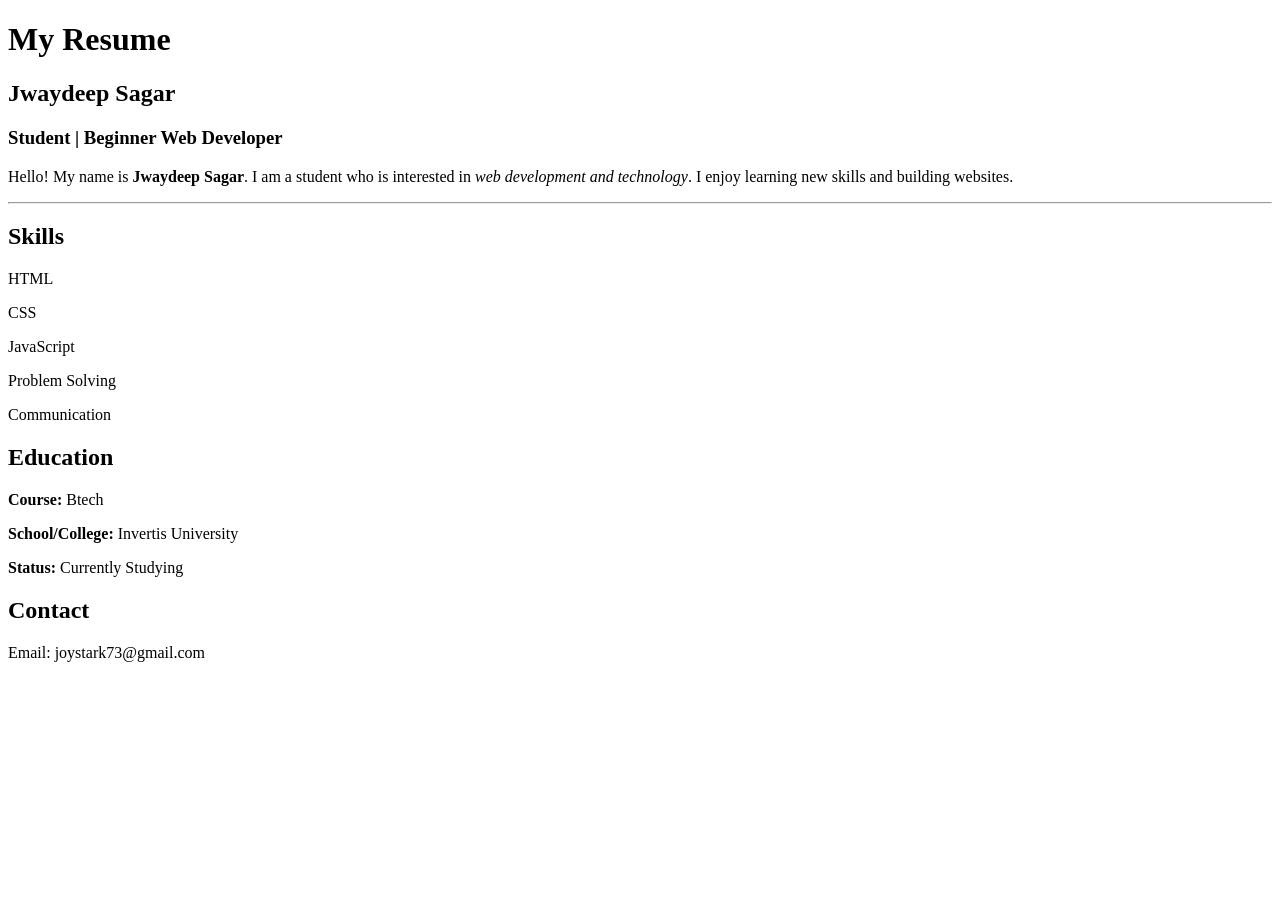
<file: Week2/index.html>
<!DOCTYPE html>
<html lang="en">
<head>
    <meta charset="UTF-8">
    <meta name="viewport" content="width=device-width, initial-scale=1.0">
    <title>My Resume</title>
</head>
<body>

    <h1>My Resume</h1>

    <h2>Jwaydeep Sagar</h2>
    <h3>Student | Beginner Web Developer</h3>

    <p>
        Hello! My name is <strong>Jwaydeep Sagar</strong>.
        I am a student who is interested in
        <em>web development and technology</em>.
        I enjoy learning new skills and building websites.
    </p>

    <hr>

    <div id="skills" class="resume">
        <h2>Skills</h2>
        <p>HTML</p>
        <p>CSS</p>
        <p>JavaScript</p>
        <p>Problem Solving</p>
        <p>Communication</p>
    </div>

    <div id="education" class="resume">
        <h2>Education</h2>
        <p><strong>Course:</strong> Btech</p>
        <p><strong>School/College:</strong> Invertis University</p>
        <p><strong>Status:</strong> Currently Studying</p>
    </div>

    <div id="contact" class="resume">
        <h2>Contact</h2>
        <p>Email: joystark73@gmail.com</p>
    </div>

</body>
</html>
</file>
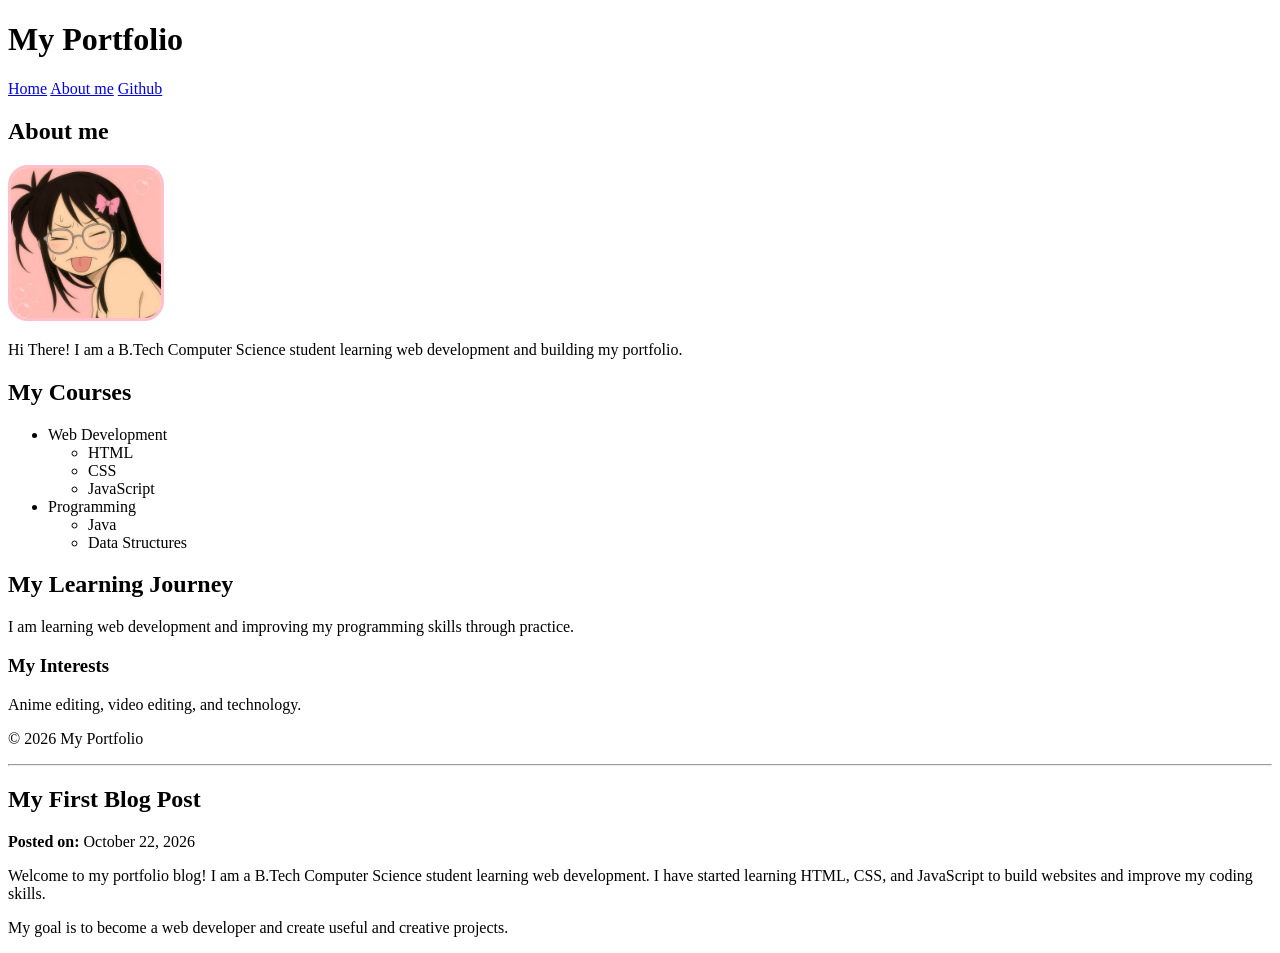
<file: Week3/index.html>
<!DOCTYPE html>
<html lang="en">

<head>
    <meta charset="UTF-8">
    <meta name="viewport" content="width=device-width, initial-scale=1.0">
    <title>My Portfolio</title>
</head>

<body>
    <header>
        <h1>My Portfolio</h1>
        <nav>
            <a href="Home.html">Home</a>
            <a href="about.html">About me</a>
            <a href="https://github.com/Joyarya">Github</a>
        </nav>
    </header>
    <section>
        <h2>About me</h2>
        <img src="profile.jpg" height="150" style="border-radius: 20px; border: solid pink;" alt="test_image">
        <p>Hi There! I am a B.Tech Computer Science student
            learning web development and building my portfolio.</p>
    </section>

    <section>
        <h2>My Courses</h2>

        <ul>
            <li>Web Development
                <ul>
                    <li>HTML</li>
                    <li>CSS</li>
                    <li>JavaScript</li>
                </ul>
            </li>

            <li>Programming
                <ul>
                    <li>Java</li>
                    <li>Data Structures</li>
                </ul>
            </li>
        </ul>
    </section>
    <article>
        <h2>My Learning Journey</h2>
        <p>I am learning web development and improving
            my programming skills through practice.</p>
    </article>

    <aside>
        <h3>My Interests</h3>
        <p>Anime editing, video editing, and technology.</p>
    </aside>
    </main>

    <footer>
        <p> &copy; 2026 My Portfolio</p>
    </footer>
 <hr>
    <article>
        <h2>My First Blog Post</h2>
        <p><strong>Posted on:</strong> October 22, 2026</p>

        <p>
            Welcome to my portfolio blog! I am a B.Tech
            Computer Science student learning web development.
            I have started learning HTML, CSS, and JavaScript
            to build websites and improve my coding skills.
        </p>

        <p>
            My goal is to become a web developer and create
            useful and creative projects.
        </p>
    </article>

</body>

</html>
</file>
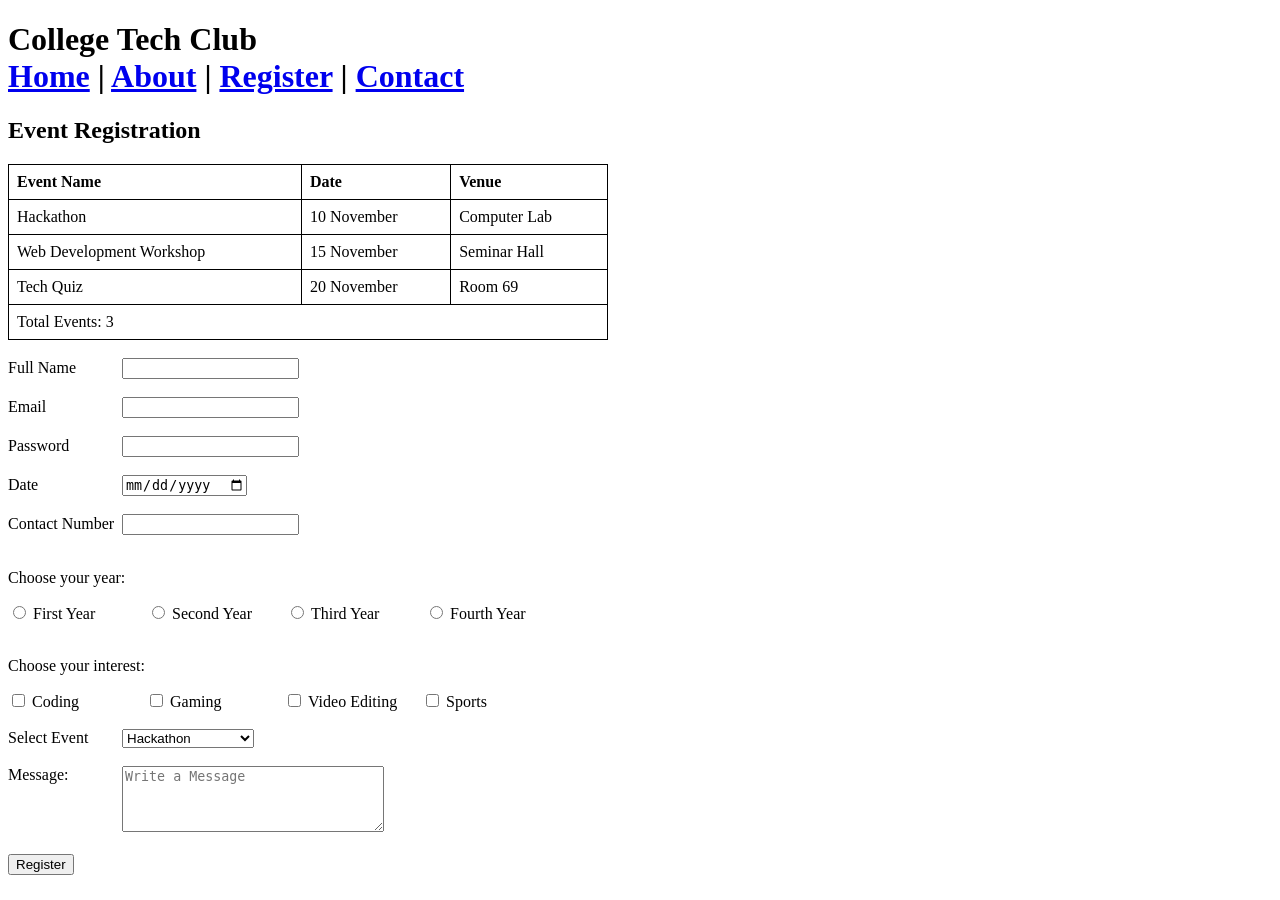
<file: Week4/index.html>
<!DOCTYPE html>
<html lang="en">

<head>
    <meta charset="UTF-8">
    <meta name="viewport" content="width=device-width, initial-scale=1.0">
    <title>Tech Club</title>
    <style>
        label {
            display: inline-block;
            width: 110px;
        }
        label[for="message"] {
        vertical-align: top;
    }
    table {
            border-collapse: collapse;
            width: 600px;
        }
        th,
        td {
            border: 1px solid black;
            padding: 8px;
            text-align: left;
        }
    </style>
</head>

<body>
    <h1>College Tech Club
        <nav>
            <nav>
    <a href="index.html">Home</a> |
    <a href="about.html">About</a> |
    <a href="register.html">Register</a> |
    <a href="contact.html">Contact</a>
</nav>
        </nav>
    </h1>
    <h2>Event Registration</h2>
    <table>
        <thead>
            <tr>
                <th>Event Name</th>
                <th>Date</th>
                <th>Venue</th>
            </tr>
        </thead>

        <tbody>
            <tr>
                <td>Hackathon</td>
                <td>10 November</td>
                <td>Computer Lab</td>
            </tr>
            <tr>
                <td>Web Development Workshop</td>
                <td>15 November</td>
                <td>Seminar Hall</td>
            </tr>
            <tr>
                <td>Tech Quiz</td>
                <td>20 November</td>
                <td>Room 69</td>
            </tr>
        </tbody>

        <tfoot>
            <tr>
                <td colspan="3">Total Events: 3</td>
            </tr>
        </tfoot>
    </table>
    <br>
    <form action="">
        <label for="Name">Full Name</label>
        <input type="text" name="name" id="name" required>
        <br><br>
        <label for="email">Email</label>
        <input type="text" name="email" id="email" required>
        <br><br>
        <label for="Password">Password</label>
        <input type="password" name="password" id="password" required>
        <br><br>
        <label for="date">Date</label>
        <input type="date" required>
        <br><br>
        <label for="Phone">Contact Number</label>
        <input type="password" name="phone" id="phone" required>
        <br><br>
        <p>Choose your year:</p>
        <input type="radio" id="first" name="year" value="First Year">
        <label for="first">First Year</label>

        <input type="radio" id="second" name="year" value="Second Year">
        <label for="second">Second Year</label>
        <input type="radio" name="year" id="third">
        <label for="third">Third Year</label>
        <input type="radio" name="year" id="fourth">
        <label for="fourth">Fourth Year</label>
        <br><br>
        <p>Choose your interest:</p>
        <input type="checkbox" name="interest" id="coding">
        <label for="coding">Coding</label>
        <input type="checkbox" name="interest">
        <label for="Gaming">Gaming</label>
        <input type="checkbox" name="video" id="editing">
        <label for="vid">Video Editing</label>
        <input type="checkbox" name="Working" id="Out">
        <label for="workout">Sports</label>
        <br><br>
        <Label for="event">Select Event</Label>
        <select name="event" id="event">
            <option value="Hackathon">Hackathon</option>
            <option value="Web Development">Web Development</option>
            <option value="quiz">Quiz</option>
        </select>
        <br><br> 
        <label for="message">Message:</label>
        <textarea id="message" name="message" rows="4" cols="30" placeholder="Write a Message"></textarea>
        <br><br>
        <button type="submit">Register</button>
    </form>
</body>

</html>
</file>
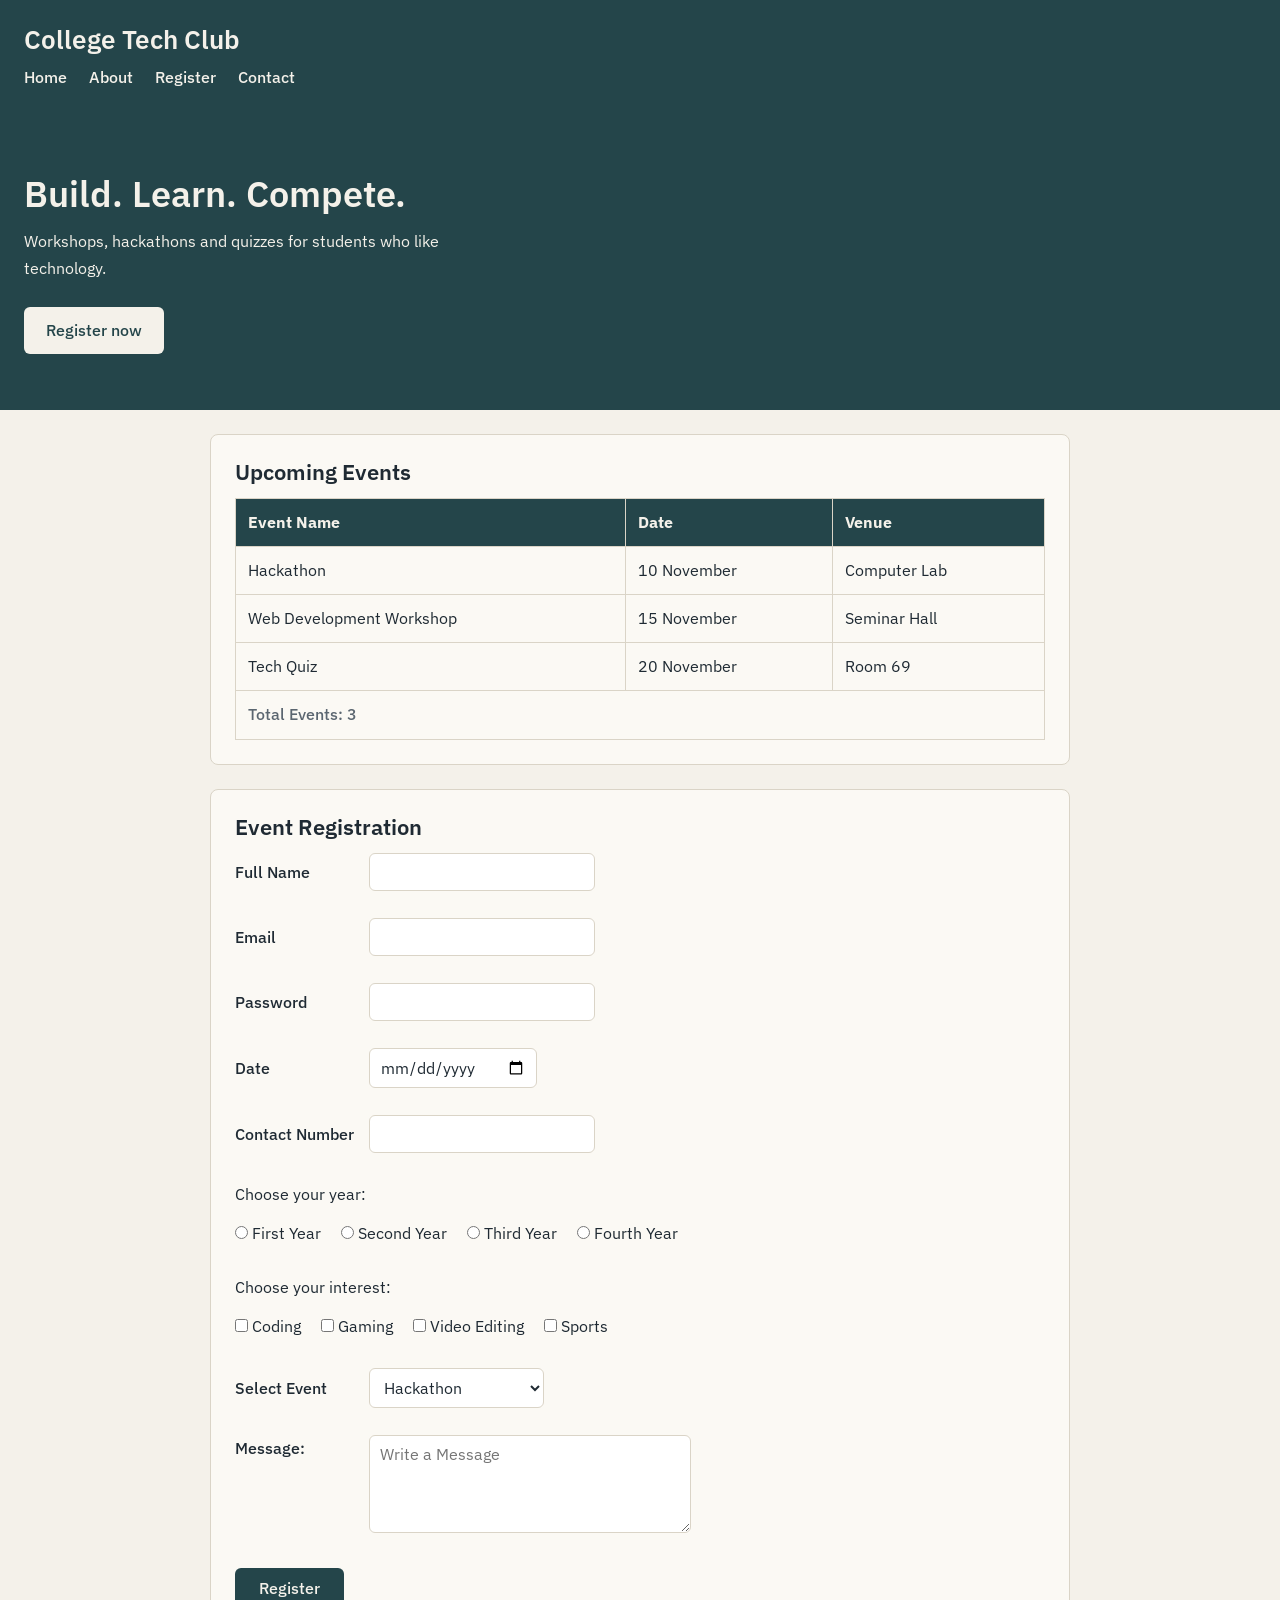
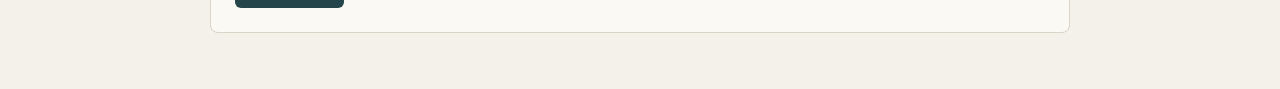
<file: Week5/index.html>
<!DOCTYPE html>
<html lang="en">

<head>
    <meta charset="UTF-8">
    <meta name="viewport" content="width=device-width, initial-scale=1.0">
    <title>Tech Club</title>

    <link rel="preconnect" href="https://fonts.googleapis.com">
    <link rel="preconnect" href="https://fonts.gstatic.com" crossorigin>
    <link href="https://fonts.googleapis.com/css2?family=IBM+Plex+Sans:wght@400;500;600&display=swap" rel="stylesheet">

    <link rel="stylesheet" href="style.css">
</head>
</head>

<body>
    <header>
        <h1>College Tech Club</h1>
        <nav>
            <a href="index.html">Home</a>
            <a href="about.html">About</a>
            <a href="register.html">Register</a>
            <a href="contact.html">Contact</a>
        </nav>
    </header>

    <main>
        <section id="hero">
            <h2>Build. Learn. Compete.</h2>
            <p>Workshops, hackathons and quizzes for students who like technology.</p>
            <a href="register.html" class="button">Register now</a>
        </section>

        <section class="card">
            <h2>Upcoming Events</h2>
             <table>
        <thead>
            <tr>
                <th>Event Name</th>
                <th>Date</th>
                <th>Venue</th>
            </tr>
        </thead>

        <tbody>
            <tr>
                <td>Hackathon</td>
                <td>10 November</td>
                <td>Computer Lab</td>
            </tr>
            <tr>
                <td>Web Development Workshop</td>
                <td>15 November</td>
                <td>Seminar Hall</td>
            </tr>
            <tr>
                <td>Tech Quiz</td>
                <td>20 November</td>
                <td>Room 69</td>
            </tr>
        </tbody>

        <tfoot>
            <tr>
                <td colspan="3">Total Events: 3</td>
            </tr>
        </tfoot>
    </table>
        </section>

        <section class="card">
            <h2>Event Registration</h2>
           <form action="">
        <label for="name">Full Name</label>
        <input type="text" name="name" id="name" required>
        <br><br>
        <label for="email">Email</label>
        <input type="text" name="email" id="email" required>
        <br><br>
        <label for="password">Password</label>
        <input type="password" name="password" id="password" required>
        <br><br>
        <label for="date">Date</label>
        <input type="date" required>
        <br><br>
        <label for="Phone">Contact Number</label>
        <input type="password" name="phone" id="phone" required>
        <br><br>
        <p>Choose your year:</p>
        <input type="radio" id="first" name="year" value="First Year">
        <label for="first">First Year</label>

        <input type="radio" id="second" name="year" value="Second Year">
        <label for="second">Second Year</label>
        <input type="radio" name="year" id="third">
        <label for="third">Third Year</label>
        <input type="radio" name="year" id="fourth">
        <label for="fourth">Fourth Year</label>
        <br><br>
        <p>Choose your interest:</p>
        <input type="checkbox" name="interest" id="coding">
        <label for="coding">Coding</label>
        <input type="checkbox" name="interest">
        <label for="Gaming">Gaming</label>
        <input type="checkbox" name="video" id="editing">
        <label for="vid">Video Editing</label>
        <input type="checkbox" name="Working" id="Out">
        <label for="workout">Sports</label>
        <br><br>
        <Label for="event">Select Event</Label>
        <select name="event" id="event">
            <option value="Hackathon">Hackathon</option>
            <option value="Web Development">Web Development</option>
            <option value="quiz">Quiz</option>
        </select>
        <br><br> 
        <label for="message">Message:</label>
        <textarea id="message" name="message" rows="4" cols="30" placeholder="Write a Message"></textarea>
        <br><br>
        <button type="submit">Register</button>
    </form>
        </section>
    </main>
</body>

</html>
</file>
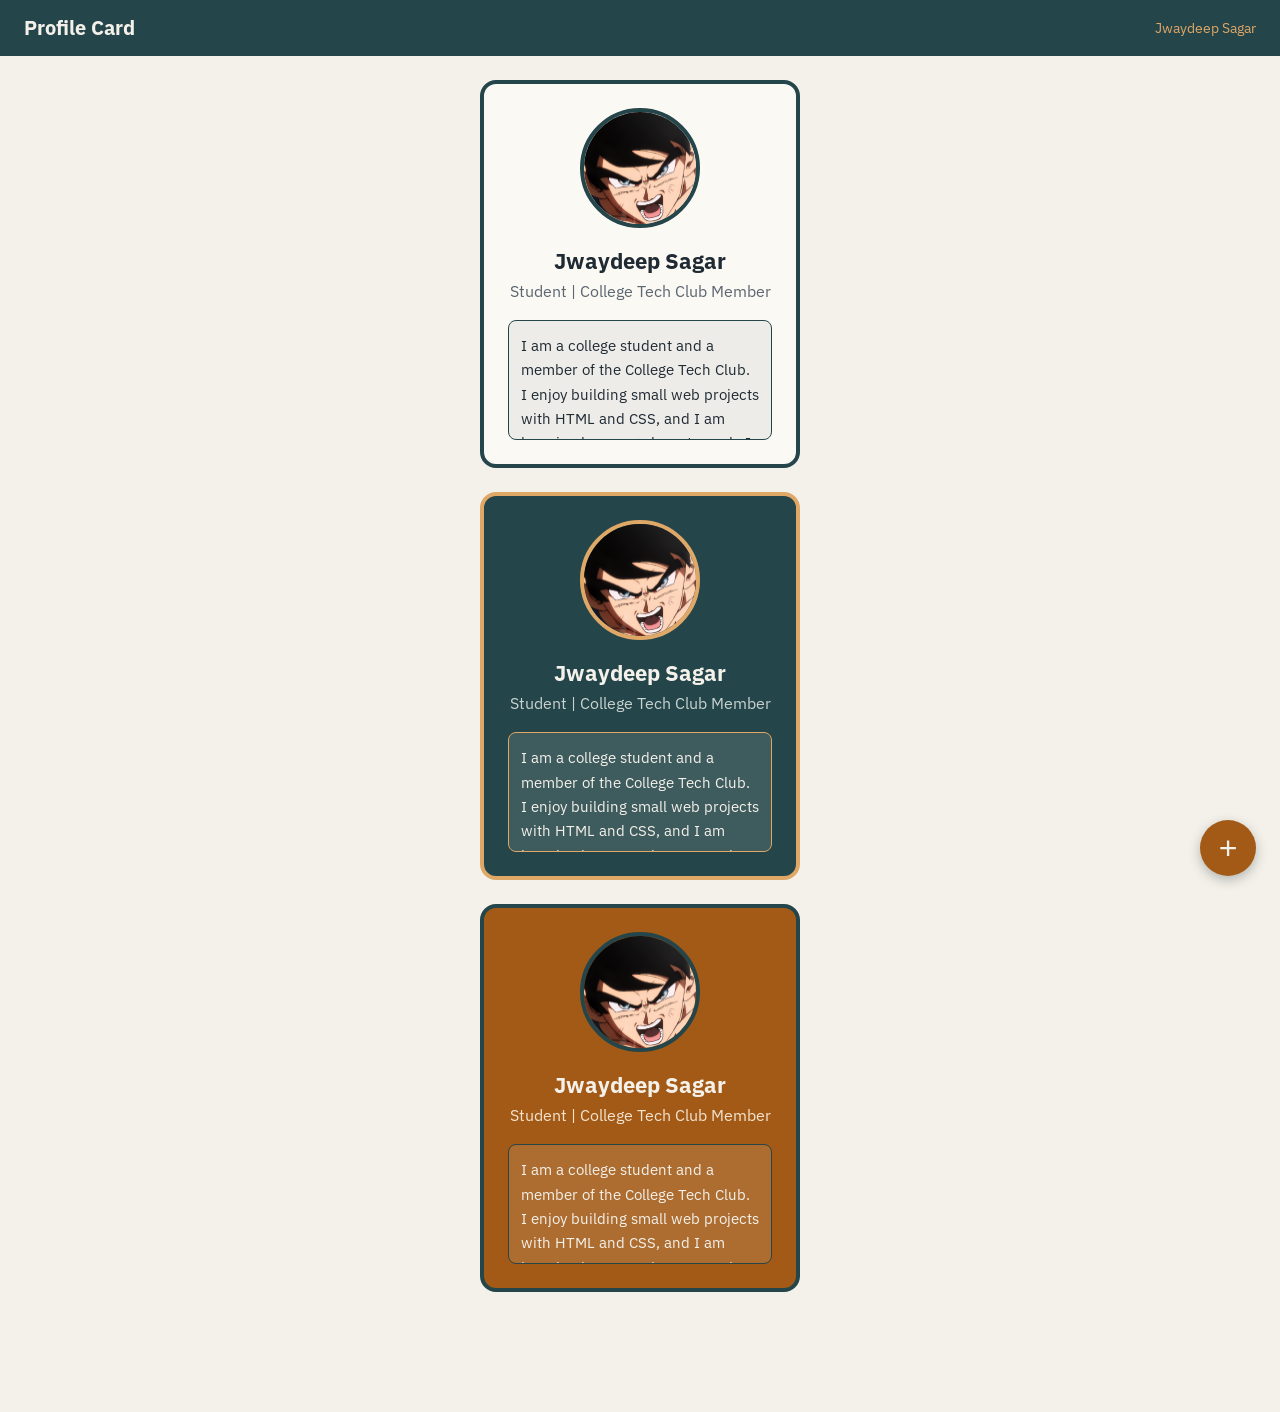
<file: Week6/index.html>
<!DOCTYPE html>
<html lang="en">
<head>
    <meta charset="UTF-8">
    <meta name="viewport" content="width=device-width, initial-scale=1.0">
    <meta name="description" content="Profile card of Jwaydeep Sagar built with the CSS box model and positioning">
    <meta name="author" content="Jwaydeep Sagar">
    <title>Profile Card - Jwaydeep Sagar</title>
    <link rel="preconnect" href="https://fonts.googleapis.com">
    <link rel="preconnect" href="https://fonts.gstatic.com" crossorigin>
    <link href="https://fonts.googleapis.com/css2?family=IBM+Plex+Sans:wght@400;500;600&display=swap" rel="stylesheet">
    <link rel="stylesheet" href="style.css">
</head>
<body>
    <header class="top-bar">
        <h1>Profile Card</h1>
        <span class="top-bar__name">Jwaydeep Sagar</span>
    </header>

    <main>
        <!-- Version 1: light -->
        <article class="profile-card">
            <img class="profile-card__avatar" src="goku.png" alt="Photo of Jwaydeep Sagar">
            <h2 class="profile-card__name">Jwaydeep Sagar</h2>
            <p class="profile-card__role">Student | College Tech Club Member</p>
            <div class="profile-card__bio">
                <p>I am a college student and a member of the College Tech Club. I enjoy building small web projects with HTML and CSS, and I am learning how page layouts work. I like solving problems, trying new tools and helping friends debug their code. This semester I am focusing on the CSS box model, positioning and responsive design. Outside coding I enjoy music and sports. My goal is to build a portfolio website and take part in my first hackathon.</p>
            </div>
        </article>

        <!-- Version 2: teal -->
        <article class="profile-card profile-card--teal">
            <img class="profile-card__avatar" src="goku.png" alt="Photo of Jwaydeep Sagar">
            <h2 class="profile-card__name">Jwaydeep Sagar</h2>
            <p class="profile-card__role">Student | College Tech Club Member</p>
            <div class="profile-card__bio">
                <p>I am a college student and a member of the College Tech Club. I enjoy building small web projects with HTML and CSS, and I am learning how page layouts work. I like solving problems, trying new tools and helping friends debug their code. This semester I am focusing on the CSS box model, positioning and responsive design. Outside coding I enjoy music and sports. My goal is to build a portfolio website and take part in my first hackathon.</p>
            </div>
        </article>

        <!-- Version 3: ochre -->
        <article class="profile-card profile-card--ochre">
            <img class="profile-card__avatar" src="goku.png" alt="Photo of Jwaydeep Sagar">
            <h2 class="profile-card__name">Jwaydeep Sagar</h2>
            <p class="profile-card__role">Student | College Tech Club Member</p>
            <div class="profile-card__bio">
                <p>I am a college student and a member of the College Tech Club. I enjoy building small web projects with HTML and CSS, and I am learning how page layouts work. I like solving problems, trying new tools and helping friends debug their code. This semester I am focusing on the CSS box model, positioning and responsive design. Outside coding I enjoy music and sports. My goal is to build a portfolio website and take part in my first hackathon.</p>
            </div>
        </article>
    </main>

    <button class="add-button" type="button" aria-label="Add profile">+</button>
</body>
</html>
</file>
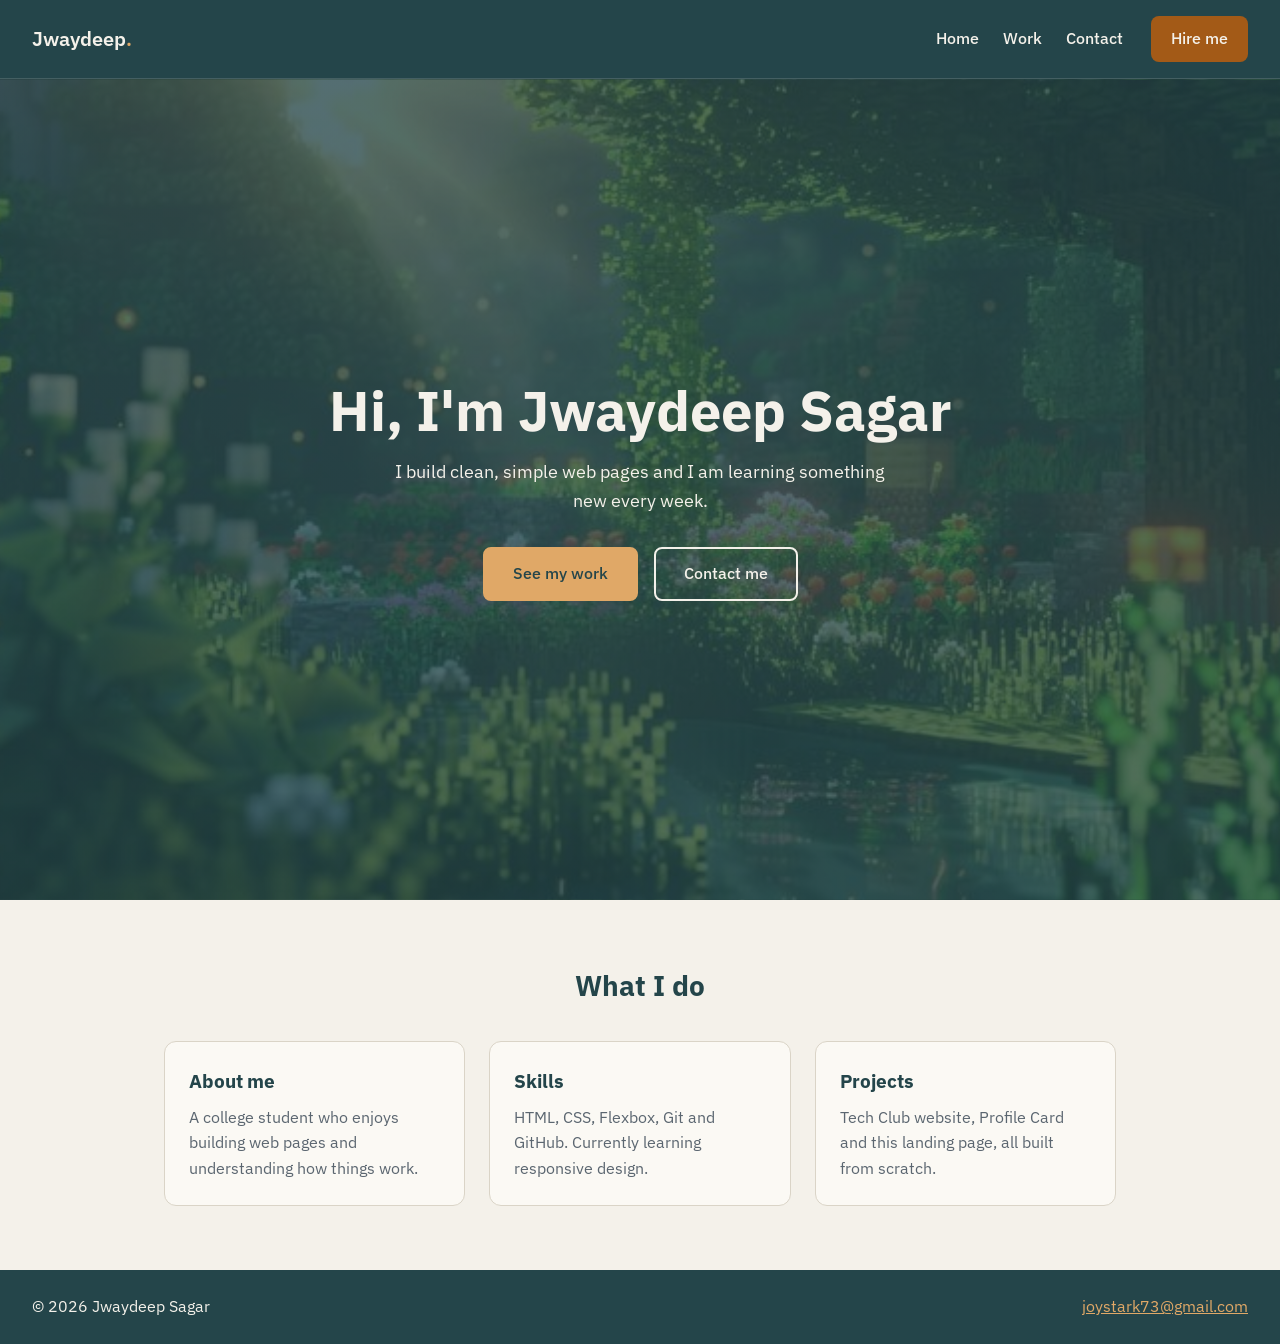
<file: Week7/index.html>
<!DOCTYPE html>
<html lang="en">
<head>
    <meta charset="UTF-8">
    <meta name="viewport" content="width=device-width, initial-scale=1.0">
    <meta name="description" content="Portfolio landing page of Jwaydeep Sagar">
    <meta name="author" content="Jwaydeep Sagar">
    <title>Jwaydeep Sagar | Portfolio</title>
    <link rel="preconnect" href="https://fonts.googleapis.com">
    <link rel="preconnect" href="https://fonts.gstatic.com" crossorigin>
    <link href="https://fonts.googleapis.com/css2?family=IBM+Plex+Sans:wght@400;500;600&display=swap" rel="stylesheet">
    <link rel="stylesheet" href="style.css">
</head>
<body>
    <div class="landing-top">
        <header class="navbar">
            <a class="navbar__logo" href="#home">Jwaydeep<span>.</span></a>

            <nav class="navbar__right" aria-label="Main">
                <ul class="navbar__links">
                    <li><a href="#home">Home</a></li>
                    <li><a href="#work">Work</a></li>
                    <li><a href="#contact">Contact</a></li>
                </ul>
                <a class="navbar__button" href="#contact">Hire me</a>
            </nav>
        </header>

        <section class="banner" id="home">
            <h1 class="banner__title">Hi, I'm Jwaydeep Sagar</h1>
            <p class="banner__text">I build clean, simple web pages and I am learning something new every week.</p>
            <div class="banner__actions">
                <a class="banner__button" href="#work">See my work</a>
                <a class="banner__button banner__button--ghost" href="#contact">Contact me</a>
            </div>
        </section>
    </div>

    <main>
        <section class="section" id="work">
            <h2 class="section__title">What I do</h2>
            <div class="cards">
                <article class="card">
                    <h3 class="card__title">About me</h3>
                    <p class="card__text">A college student who enjoys building web pages and understanding how things work.</p>
                </article>
                <article class="card">
                    <h3 class="card__title">Skills</h3>
                    <p class="card__text">HTML, CSS, Flexbox, Git and GitHub. Currently learning responsive design.</p>
                </article>
                <article class="card">
                    <h3 class="card__title">Projects</h3>
                    <p class="card__text">Tech Club website, Profile Card and this landing page, all built from scratch.</p>
                </article>
            </div>
        </section>
    </main>

    <footer class="footer" id="contact">
        <p>&copy; 2026 Jwaydeep Sagar</p>
        <a href="mailto:joystark73@gmail.com">joystark73@gmail.com</a>
    </footer>
</body>
</html>
</file>
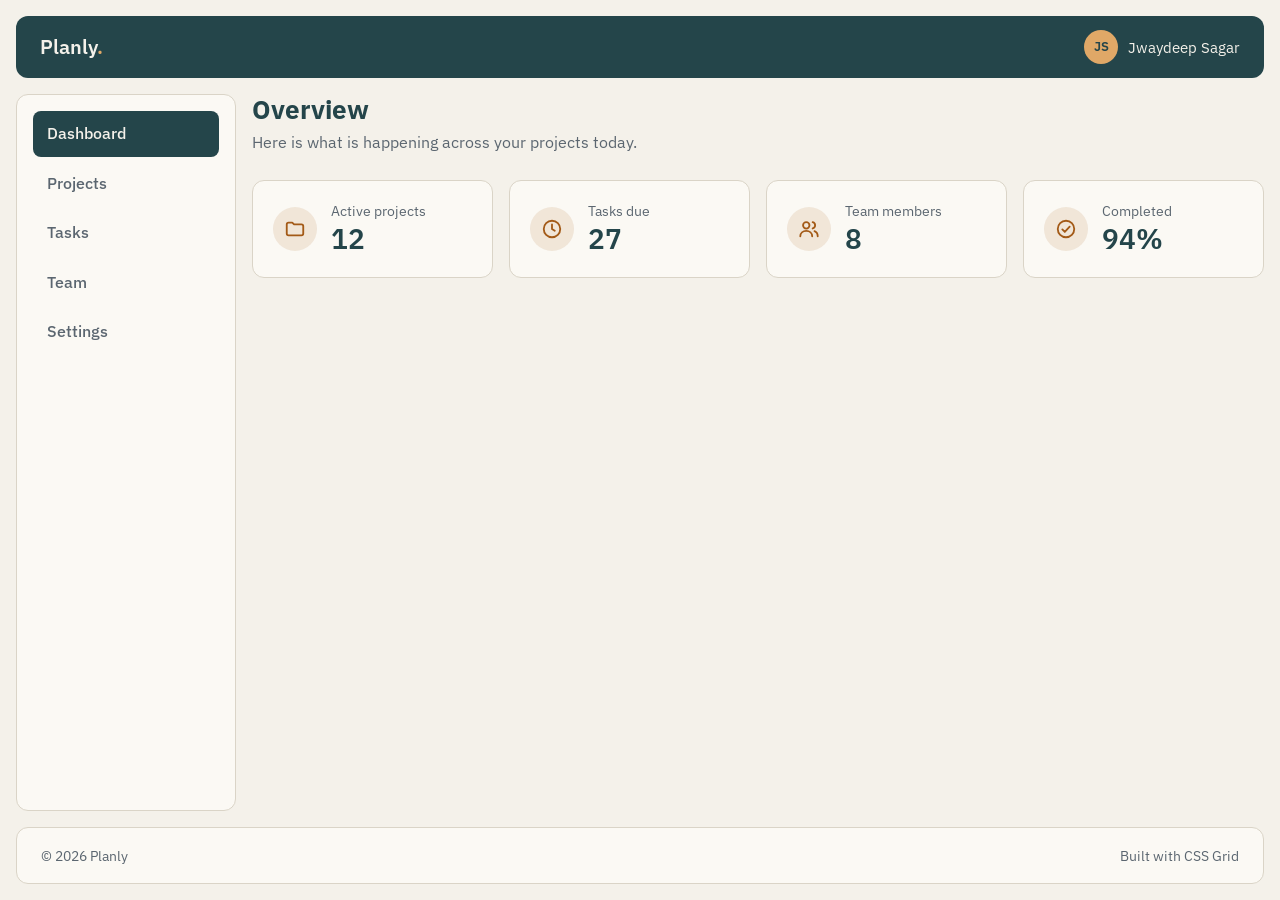
<file: Week8/index.html>
<!DOCTYPE html>
<html lang="en">
<head>
    <meta charset="UTF-8">
    <meta name="viewport" content="width=device-width, initial-scale=1.0">
    <meta name="description" content="Planly project manager dashboard built with CSS Grid">
    <meta name="author" content="Jwaydeep Sagar">
    <title>Planly | Dashboard</title>
    <link rel="preconnect" href="https://fonts.googleapis.com">
    <link rel="preconnect" href="https://fonts.gstatic.com" crossorigin>
    <link href="https://fonts.googleapis.com/css2?family=IBM+Plex+Sans:wght@400;500;600&display=swap" rel="stylesheet">
    <link rel="stylesheet" href="style.css">
</head>
<body>
    <div class="dashboard">
        <header class="topbar">
            <a class="topbar__brand" href="index.html">Planly<span>.</span></a>
            <div class="topbar__user">
                <span class="topbar__avatar">JS</span>
                <span>Jwaydeep Sagar</span>
            </div>
        </header>

        <aside class="sidebar">
            <nav aria-label="Main">
                <ul class="sidebar__list">
                    <li><a class="sidebar__link sidebar__link--active" href="#" aria-current="page">Dashboard</a></li>
                    <li><a class="sidebar__link" href="#">Projects</a></li>
                    <li><a class="sidebar__link" href="#">Tasks</a></li>
                    <li><a class="sidebar__link" href="#">Team</a></li>
                    <li><a class="sidebar__link" href="#">Settings</a></li>
                </ul>
            </nav>
        </aside>

        <main class="main">
            <h1 class="main__title">Overview</h1>
            <p class="main__subtitle">Here is what is happening across your projects today.</p>

            <section class="stats">
                <article class="stat">
                    <span class="stat__icon">
                        <svg viewBox="0 0 24 24" fill="none" stroke="currentColor" stroke-width="2" stroke-linecap="round" stroke-linejoin="round" aria-hidden="true">
                            <path d="M3 7a2 2 0 0 1 2-2h4l2 2h8a2 2 0 0 1 2 2v8a2 2 0 0 1-2 2H5a2 2 0 0 1-2-2V7z"/>
                        </svg>
                    </span>
                    <div class="stat__info">
                        <p class="stat__label">Active projects</p>
                        <p class="stat__value">12</p>
                    </div>
                </article>

                <article class="stat">
                    <span class="stat__icon">
                        <svg viewBox="0 0 24 24" fill="none" stroke="currentColor" stroke-width="2" stroke-linecap="round" stroke-linejoin="round" aria-hidden="true">
                            <circle cx="12" cy="12" r="9"/>
                            <path d="M12 7v5l3 2"/>
                        </svg>
                    </span>
                    <div class="stat__info">
                        <p class="stat__label">Tasks due</p>
                        <p class="stat__value">27</p>
                    </div>
                </article>

                <article class="stat">
                    <span class="stat__icon">
                        <svg viewBox="0 0 24 24" fill="none" stroke="currentColor" stroke-width="2" stroke-linecap="round" stroke-linejoin="round" aria-hidden="true">
                            <circle cx="9" cy="8" r="3.5"/>
                            <path d="M2.5 20c0-3.6 2.9-6 6.5-6s6.5 2.4 6.5 6"/>
                            <path d="M16 4.6a3.5 3.5 0 0 1 0 6.8"/>
                            <path d="M18 14.3c2 .8 3.5 2.7 3.5 5.7"/>
                        </svg>
                    </span>
                    <div class="stat__info">
                        <p class="stat__label">Team members</p>
                        <p class="stat__value">8</p>
                    </div>
                </article>

                <article class="stat">
                    <span class="stat__icon">
                        <svg viewBox="0 0 24 24" fill="none" stroke="currentColor" stroke-width="2" stroke-linecap="round" stroke-linejoin="round" aria-hidden="true">
                            <circle cx="12" cy="12" r="9"/>
                            <path d="M8 12.5l2.7 2.7L16 9.5"/>
                        </svg>
                    </span>
                    <div class="stat__info">
                        <p class="stat__label">Completed</p>
                        <p class="stat__value">94%</p>
                    </div>
                </article>
            </section>
        </main>

        <footer class="footer">
            <p>&copy; 2026 Planly</p>
            <p>Built with CSS Grid</p>
        </footer>
    </div>
</body>
</html>
</file>
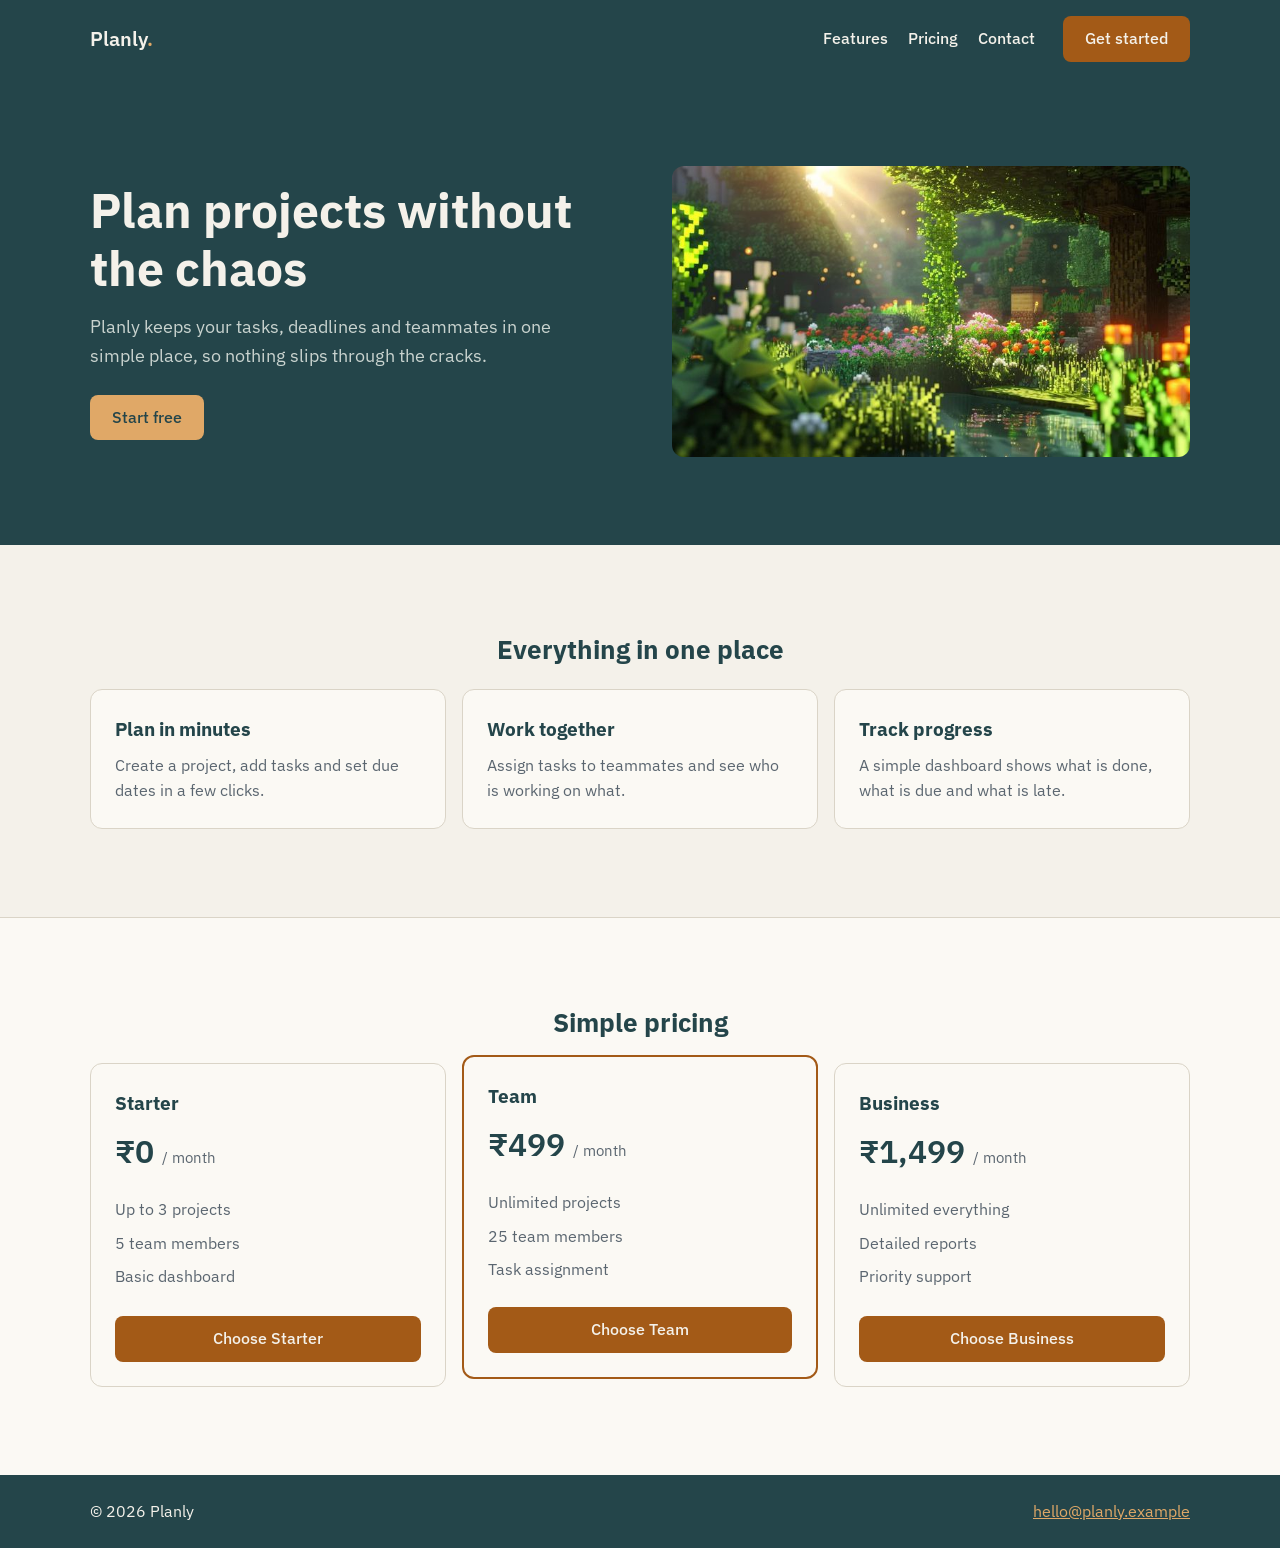
<file: Week9/index.html>
<!DOCTYPE html>
<html lang="en">
<head>
    <meta charset="UTF-8">
    <meta name="viewport" content="width=device-width, initial-scale=1.0">
    <meta name="description" content="Planly is a simple project manager for small teams">
    <meta name="author" content="Jwaydeep Sagar">
    <title>Planly | Plan projects without the chaos</title>
    <link rel="preconnect" href="https://fonts.googleapis.com">
    <link rel="preconnect" href="https://fonts.gstatic.com" crossorigin>
    <link href="https://fonts.googleapis.com/css2?family=IBM+Plex+Sans:wght@400;500;600&display=swap" rel="stylesheet">
    <link rel="stylesheet" href="style.css">
</head>
<body>
    <header class="navbar">
        <div class="navbar__inner container">
            <a class="navbar__logo" href="#top">Planly<span>.</span></a>

            <nav class="navbar__nav" aria-label="Main">
                <ul class="navbar__links">
                    <li><a href="#features">Features</a></li>
                    <li><a href="#pricing">Pricing</a></li>
                    <li><a href="#contact">Contact</a></li>
                </ul>
            </nav>

            <a class="button" href="#pricing">Get started</a>
        </div>
    </header>

    <main>
        <section class="hero" id="top">
            <div class="hero__inner container">
                <div class="hero__text">
                    <h1 class="hero__title">Plan projects without the chaos</h1>
                    <p class="hero__lead">Planly keeps your tasks, deadlines and teammates in one simple place, so nothing slips through the cracks.</p>
                    <a class="button button--light" href="#pricing">Start free</a>
                </div>
                <img class="hero__image" src="banner.jpg" alt="Team planning a project together">
            </div>
        </section>

        <section class="section" id="features">
            <div class="container">
                <h2 class="section__title">Everything in one place</h2>
                <div class="features">
                    <article class="feature">
                        <h3 class="feature__title">Plan in minutes</h3>
                        <p class="feature__text">Create a project, add tasks and set due dates in a few clicks.</p>
                    </article>
                    <article class="feature">
                        <h3 class="feature__title">Work together</h3>
                        <p class="feature__text">Assign tasks to teammates and see who is working on what.</p>
                    </article>
                    <article class="feature">
                        <h3 class="feature__title">Track progress</h3>
                        <p class="feature__text">A simple dashboard shows what is done, what is due and what is late.</p>
                    </article>
                </div>
            </div>
        </section>

        <section class="section section--alt" id="pricing">
            <div class="container">
                <h2 class="section__title">Simple pricing</h2>
                <div class="pricing">
                    <article class="plan">
                        <h3 class="plan__name">Starter</h3>
                        <p class="plan__price">&#8377;0 <span>/ month</span></p>
                        <ul class="plan__list">
                            <li>Up to 3 projects</li>
                            <li>5 team members</li>
                            <li>Basic dashboard</li>
                        </ul>
                        <a class="button" href="#contact">Choose Starter</a>
                    </article>

                    <article class="plan plan--featured">
                        <h3 class="plan__name">Team</h3>
                        <p class="plan__price">&#8377;499 <span>/ month</span></p>
                        <ul class="plan__list">
                            <li>Unlimited projects</li>
                            <li>25 team members</li>
                            <li>Task assignment</li>
                        </ul>
                        <a class="button" href="#contact">Choose Team</a>
                    </article>

                    <article class="plan">
                        <h3 class="plan__name">Business</h3>
                        <p class="plan__price">&#8377;1,499 <span>/ month</span></p>
                        <ul class="plan__list">
                            <li>Unlimited everything</li>
                            <li>Detailed reports</li>
                            <li>Priority support</li>
                        </ul>
                        <a class="button" href="#contact">Choose Business</a>
                    </article>
                </div>
            </div>
        </section>
    </main>

    <footer class="footer" id="contact">
        <div class="footer__inner container">
            <p>&copy; 2026 Planly</p>
            <a href="mailto:hello@planly.example">hello@planly.example</a>
        </div>
    </footer>
</body>
</html>
</file>
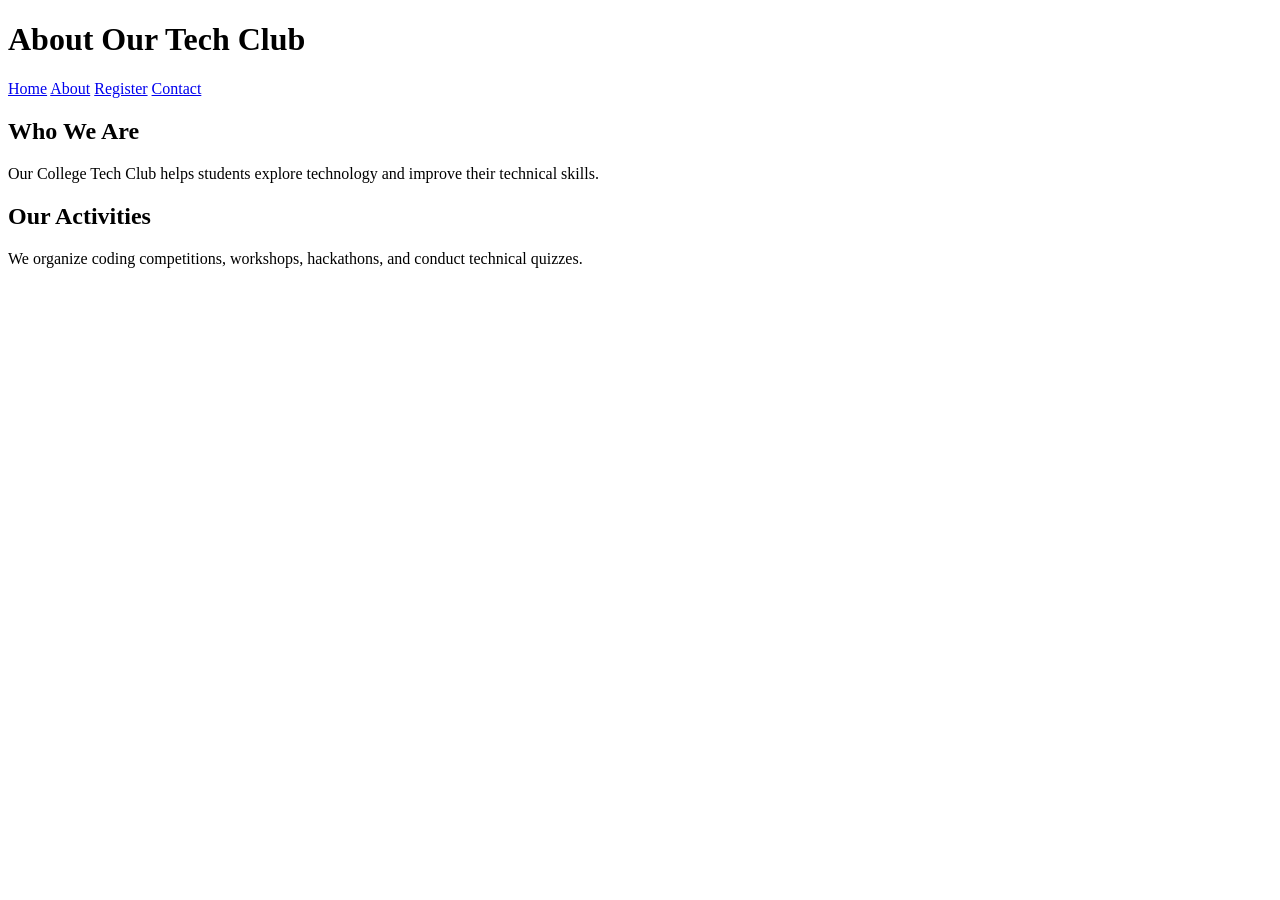
<file: Week4/about.html>
<!DOCTYPE html>
<html lang="en">
<head>
    <meta charset="UTF-8">
    <meta name="viewport" content="width=device-width, initial-scale=1.0">
    <meta name="description" content="About the College Tech Club">
    <meta name="author" content="Jwaydeep Sagar">
    <title>About - Tech Club</title>
    <link rel="icon" type="image/png" href="favicon.png">
</head>
<body>
    <h1>About Our Tech Club</h1>
    <nav>
        <a href="index.html">Home</a>
        <a href="about.html">About</a>
        <a href="register.html">Register</a>
        <a href="contact.html">Contact</a>
    </nav>

    <h2>Who We Are</h2>
    <p>Our College Tech Club helps students explore technology and improve their technical skills.</p>

    <h2>Our Activities</h2>
    <p>We organize coding competitions, workshops, hackathons, and conduct technical quizzes.</p>
</body>
</html>
</file>
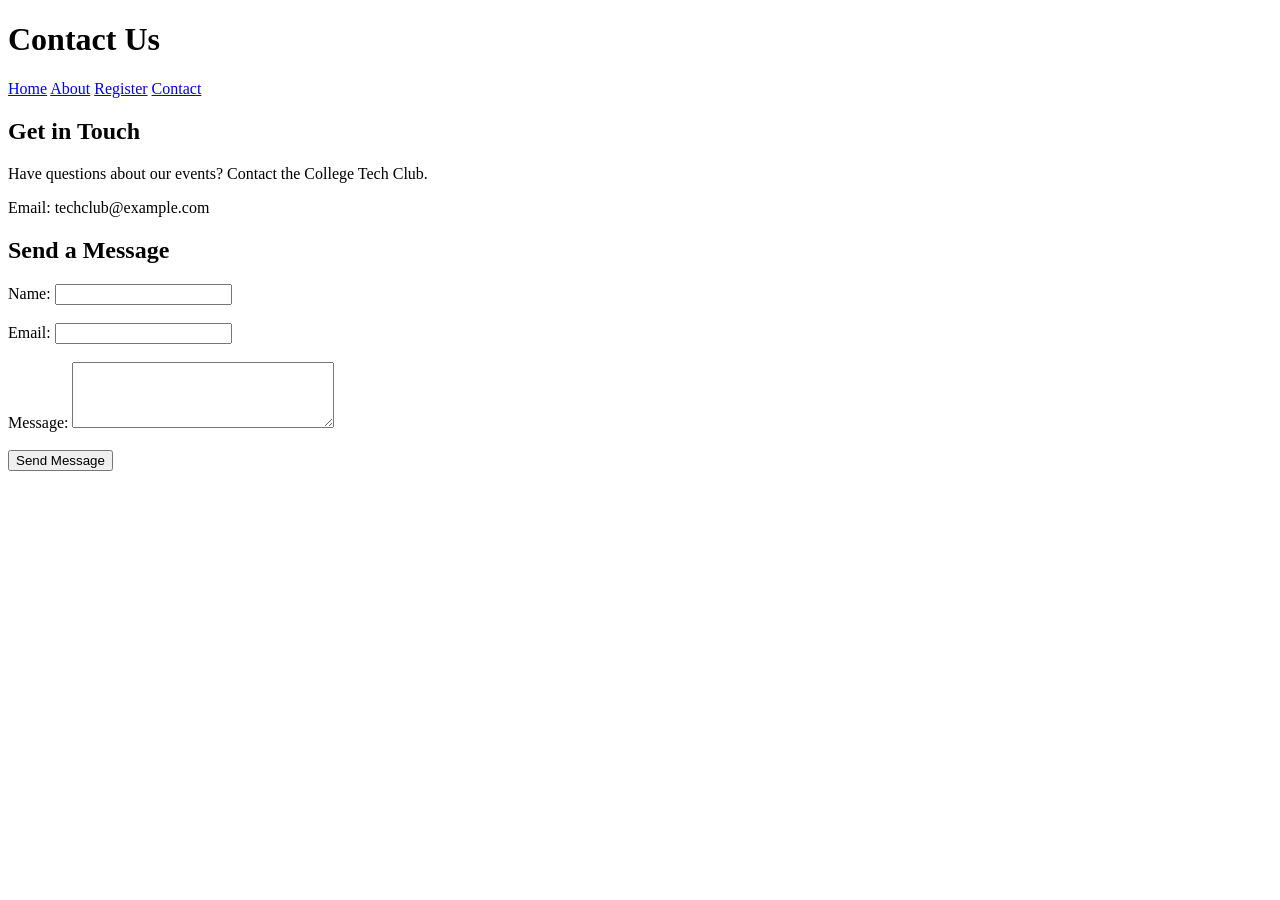
<file: Week4/contact.html>
<!DOCTYPE html>
<html lang="en">
<head>
    <meta charset="UTF-8">
    <meta name="viewport" content="width=device-width, initial-scale=1.0">
    <meta name="description" content="Contact the College Tech Club">
    <meta name="author" content="Jwaydeep Sagar">
    <title>Contact - Tech Club</title>
    <link rel="icon" type="image/png" href="favicon.png">
</head>
<body>
    <h1>Contact Us</h1>
    <nav>
        <a href="index.html">Home</a>
        <a href="about.html">About</a>
        <a href="register.html">Register</a>
        <a href="contact.html">Contact</a>
    </nav>

    <h2>Get in Touch</h2>
    <p>Have questions about our events? Contact the College Tech Club.</p>
    <p>Email: techclub@example.com</p>

    <h2>Send a Message</h2>
    <form>
        <label for="name">Name:</label>
        <input type="text" id="name" name="name" required>
        <br><br>

        <label for="email">Email:</label>
        <input type="email" id="email" name="email" required>
        <br><br>

        <label for="message">Message:</label>
        <textarea id="message" name="message" rows="4" cols="30" required></textarea>
        <br><br>

        <button type="submit">Send Message</button>
    </form>
</body>
</html>
</file>
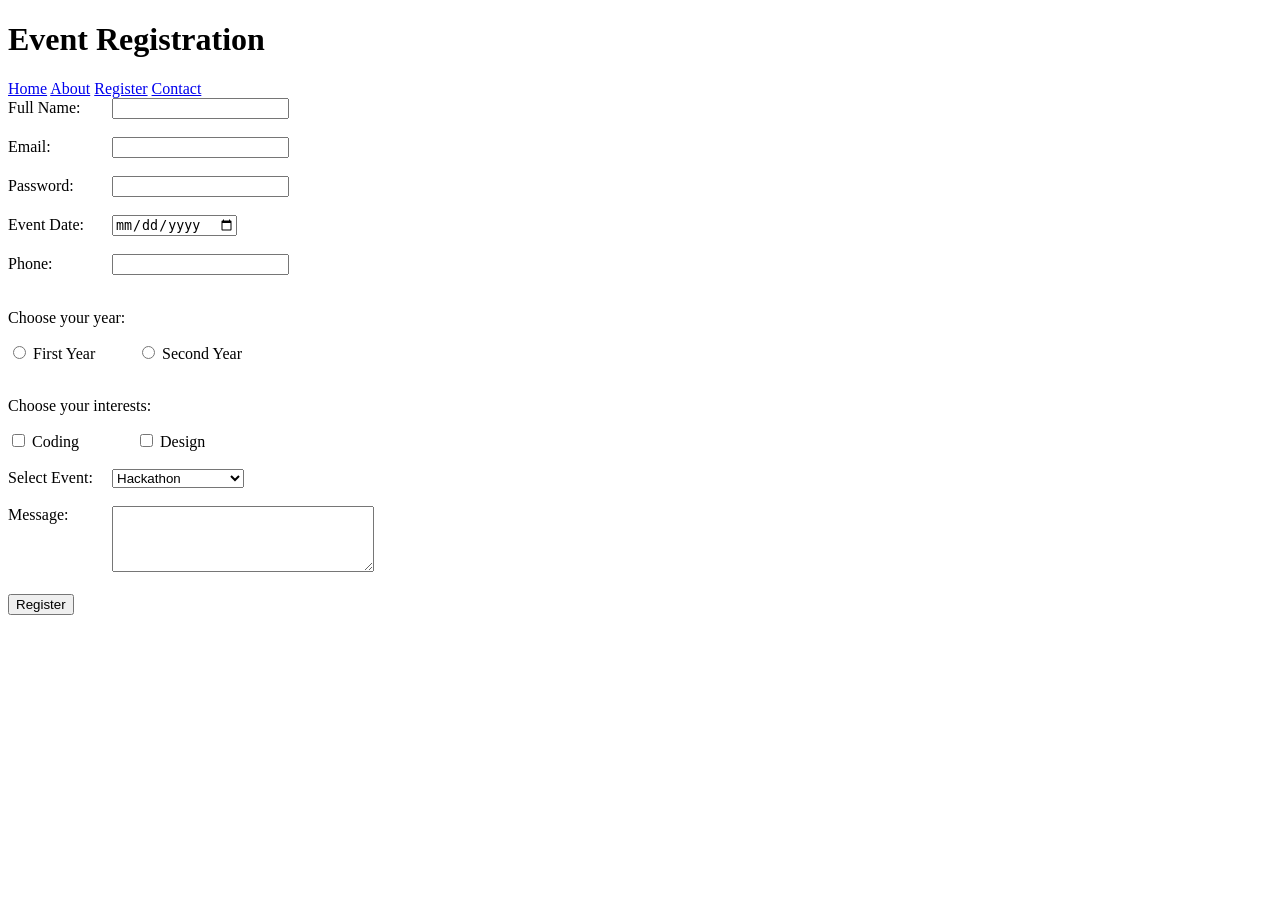
<file: Week4/register.html>
<!DOCTYPE html>
<html lang="en">
<head>
    <meta charset="UTF-8">
    <meta name="viewport" content="width=device-width, initial-scale=1.0">
    <meta name="description" content="Register for College Tech Club events">
    <meta name="author" content="Vaibhav Gangwar">
    <title>Register - Tech Club</title>
    <link rel="icon" type="image/png" href="favicon.png">
    <style>
        label { display: inline-block; width: 100px; }
        label[for="message"] { vertical-align: top; }
    </style>
</head>
<body>
    <h1>Event Registration</h1>
    <nav>
        <a href="index.html">Home</a>
        <a href="about.html">About</a>
        <a href="register.html">Register</a>
        <a href="contact.html">Contact</a>
    </nav>

    <form>
        <label for="name">Full Name:</label>
        <input type="text" id="name" name="name" required>
        <br><br>

        <label for="email">Email:</label>
        <input type="email" id="email" name="email" required>
        <br><br>

        <label for="password">Password:</label>
        <input type="password" id="password" name="password" required>
        <br><br>

        <label for="date">Event Date:</label>
        <input type="date" id="date" name="date">
        <br><br>

        <label for="phone">Phone:</label>
        <input type="tel" id="phone" name="phone">
        <br><br>

        <p>Choose your year:</p>
        <input type="radio" id="first" name="year" value="First Year">
        <label for="first">First Year</label>
        <input type="radio" id="second" name="year" value="Second Year">
        <label for="second">Second Year</label>
        <br><br>

        <p>Choose your interests:</p>
        <input type="checkbox" id="coding" name="interest" value="Coding">
        <label for="coding">Coding</label>
        <input type="checkbox" id="design" name="interest" value="Design">
        <label for="design">Design</label>
        <br><br>

        <label for="event">Select Event:</label>
        <select id="event" name="event">
            <option value="Hackathon">Hackathon</option>
            <option value="Web Development">Web Development</option>
            <option value="Quiz">Tech Quiz</option>
        </select>
        <br><br>

        <label for="message">Message:</label>
        <textarea id="message" name="message" rows="4" cols="30"></textarea>
        <br><br>

        <button type="submit">Register</button>
    </form>
</body>
</html>
</file>
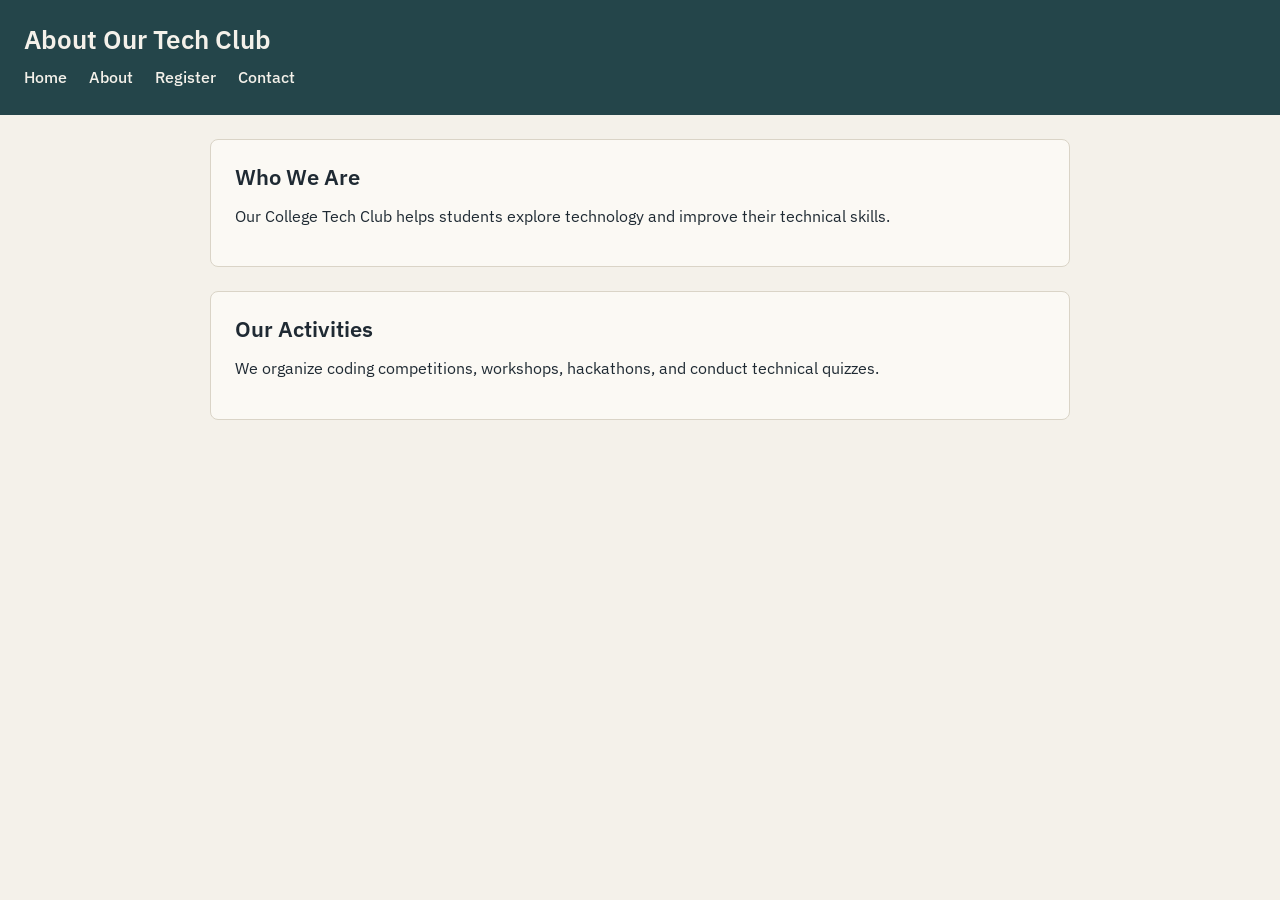
<file: Week5/about.html>
<!DOCTYPE html>
<html lang="en">
<head>
    <meta charset="UTF-8">
    <meta name="viewport" content="width=device-width, initial-scale=1.0">
    <meta name="description" content="About the College Tech Club">
    <meta name="author" content="Jwaydeep Sagar">
    <title>About - Tech Club</title>
    <link rel="icon" type="image/png" href="favicon.png">
    <link rel="preconnect" href="https://fonts.googleapis.com">
    <link rel="preconnect" href="https://fonts.gstatic.com" crossorigin>
    <link href="https://fonts.googleapis.com/css2?family=IBM+Plex+Sans:wght@400;500;600&display=swap" rel="stylesheet">
    <link rel="stylesheet" href="style.css">
</head>
<body>
    <header>
        <h1>About Our Tech Club</h1>
        <nav>
            <a href="index.html">Home</a>
            <a href="about.html">About</a>
            <a href="register.html">Register</a>
            <a href="contact.html">Contact</a>
        </nav>
    </header>

    <main>
        <section class="card">
            <h2>Who We Are</h2>
            <p>Our College Tech Club helps students explore technology and improve their technical skills.</p>
        </section>

        <section class="card">
            <h2>Our Activities</h2>
            <p>We organize coding competitions, workshops, hackathons, and conduct technical quizzes.</p>
        </section>
    </main>
</body>
</html>
</file>
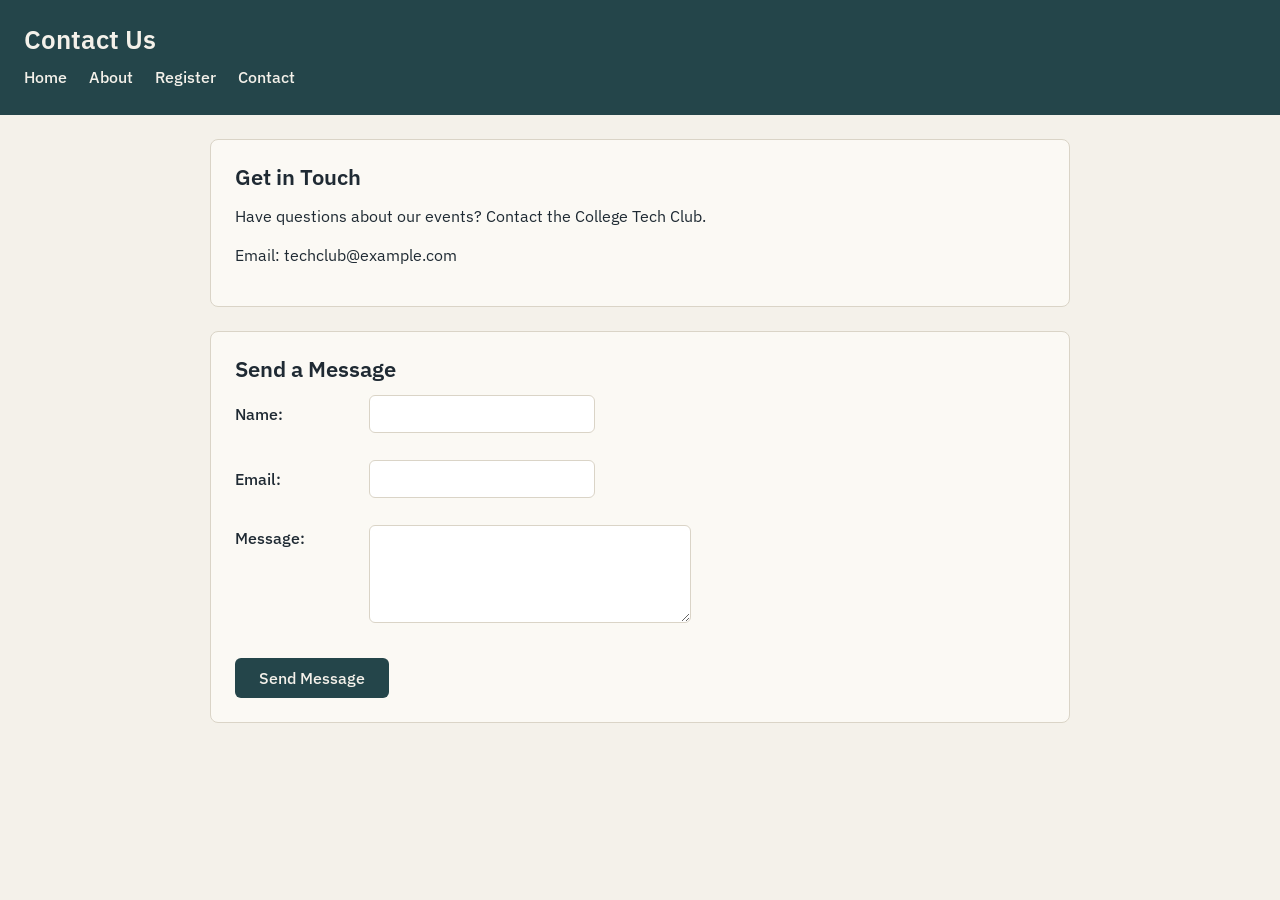
<file: Week5/contact.html>
<!DOCTYPE html>
<html lang="en">
<head>
    <meta charset="UTF-8">
    <meta name="viewport" content="width=device-width, initial-scale=1.0">
    <meta name="description" content="Contact the College Tech Club">
    <meta name="author" content="JWaydeep Sagar Gangwar">
    <title>Contact - Tech Club</title>
    <link rel="icon" type="image/png" href="favicon.png">
    <link rel="preconnect" href="https://fonts.googleapis.com">
    <link rel="preconnect" href="https://fonts.gstatic.com" crossorigin>
    <link href="https://fonts.googleapis.com/css2?family=IBM+Plex+Sans:wght@400;500;600&display=swap" rel="stylesheet">
    <link rel="stylesheet" href="style.css">
</head>
<body>
    <header>
        <h1>Contact Us</h1>
        <nav>
            <a href="index.html">Home</a>
            <a href="about.html">About</a>
            <a href="register.html">Register</a>
            <a href="contact.html">Contact</a>
        </nav>
    </header>

    <main>
        <section class="card">
            <h2>Get in Touch</h2>
            <p>Have questions about our events? Contact the College Tech Club.</p>
            <p>Email: techclub@example.com</p>
        </section>

        <section class="card">
            <h2>Send a Message</h2>
            <form>
                <label for="name">Name:</label>
                <input type="text" id="name" name="name" required>
                <br><br>

                <label for="email">Email:</label>
                <input type="email" id="email" name="email" required>
                <br><br>

                <label for="message">Message:</label>
                <textarea id="message" name="message" rows="4" cols="30" required></textarea>
                <br><br>

                <button type="submit">Send Message</button>
            </form>
        </section>
    </main>
</body>
</html>
</file>
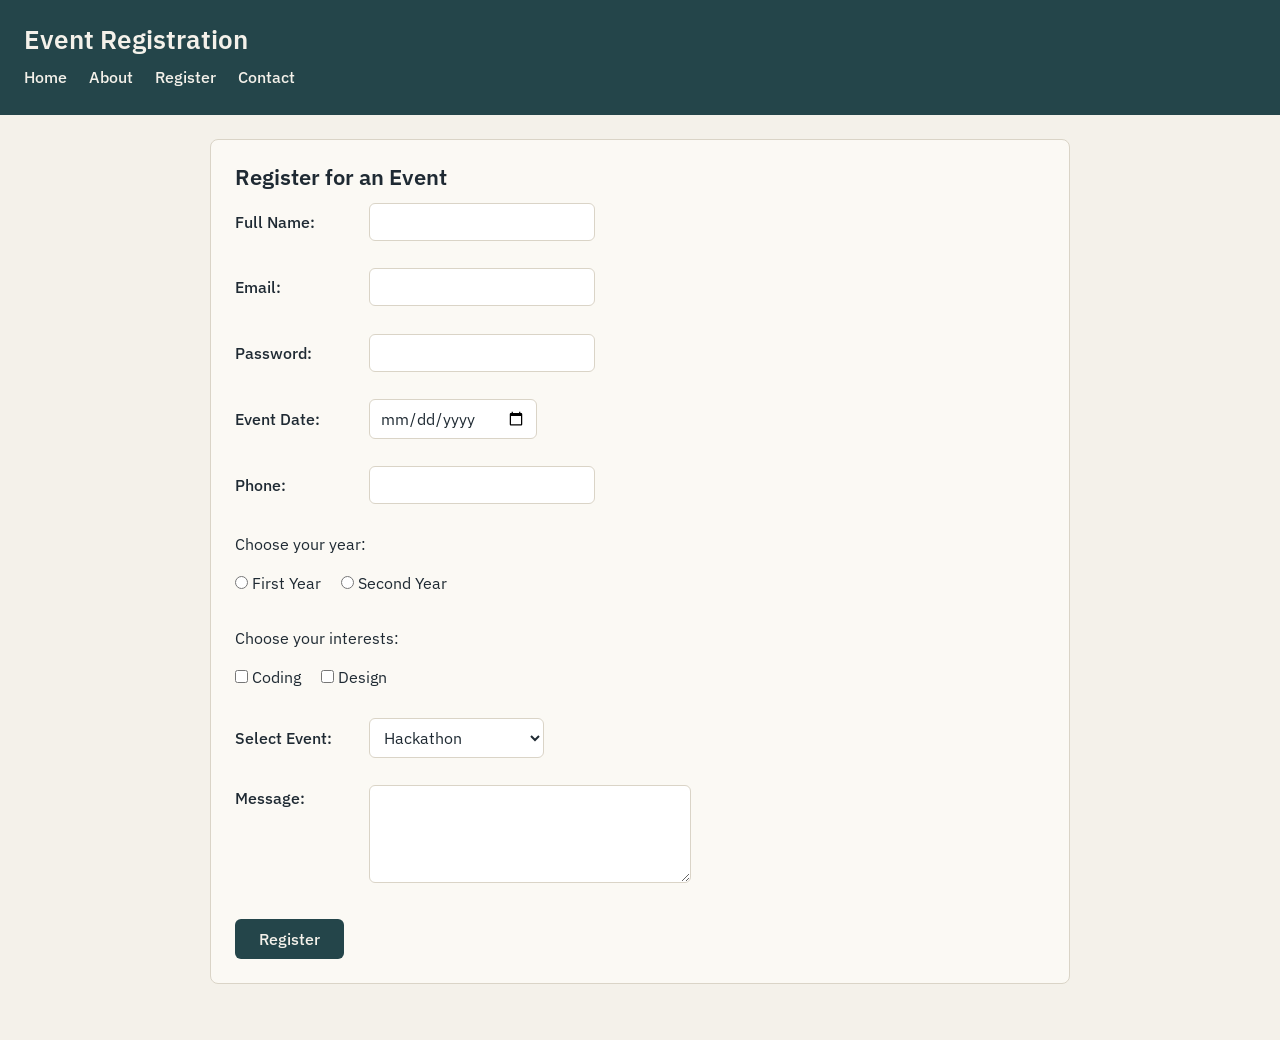
<file: Week5/register.html>
<!DOCTYPE html>
<html lang="en">
<head>
    <meta charset="UTF-8">
    <meta name="viewport" content="width=device-width, initial-scale=1.0">
    <meta name="description" content="Register for College Tech Club events">
    <meta name="author" content="Jwaydeep Sagar">
    <title>Register - Tech Club</title>
    <link rel="icon" type="image/png" href="favicon.png">
    <link rel="preconnect" href="https://fonts.googleapis.com">
    <link rel="preconnect" href="https://fonts.gstatic.com" crossorigin>
    <link href="https://fonts.googleapis.com/css2?family=IBM+Plex+Sans:wght@400;500;600&display=swap" rel="stylesheet">
    <link rel="stylesheet" href="style.css">
</head>
<body>
    <header>
        <h1>Event Registration</h1>
        <nav>
            <a href="index.html">Home</a>
            <a href="about.html">About</a>
            <a href="register.html">Register</a>
            <a href="contact.html">Contact</a>
        </nav>
    </header>

    <main>
        <section class="card">
            <h2>Register for an Event</h2>
            <form>
                <label for="name">Full Name:</label>
                <input type="text" id="name" name="name" required>
                <br><br>

                <label for="email">Email:</label>
                <input type="email" id="email" name="email" required>
                <br><br>

                <label for="password">Password:</label>
                <input type="password" id="password" name="password" required>
                <br><br>

                <label for="date">Event Date:</label>
                <input type="date" id="date" name="date">
                <br><br>

                <label for="phone">Phone:</label>
                <input type="tel" id="phone" name="phone">
                <br><br>

                <p>Choose your year:</p>
                <input type="radio" id="first" name="year" value="First Year">
                <label for="first">First Year</label>
                <input type="radio" id="second" name="year" value="Second Year">
                <label for="second">Second Year</label>
                <br><br>

                <p>Choose your interests:</p>
                <input type="checkbox" id="coding" name="interest" value="Coding">
                <label for="coding">Coding</label>
                <input type="checkbox" id="design" name="interest" value="Design">
                <label for="design">Design</label>
                <br><br>

                <label for="event">Select Event:</label>
                <select id="event" name="event">
                    <option value="Hackathon">Hackathon</option>
                    <option value="Web Development">Web Development</option>
                    <option value="Quiz">Tech Quiz</option>
                </select>
                <br><br>

                <label for="message">Message:</label>
                <textarea id="message" name="message" rows="4" cols="30"></textarea>
                <br><br>

                <button type="submit">Register</button>
            </form>
        </section>
    </main>
</body>
</html>
</file>
<file: Week5/style.css>
/* ===== Design tokens: change colours and spacing here only ===== */
:root {
  /* Colours */
  --color-bg: #F4F1EA;
  --color-surface: #FBF9F4;
  --color-text: #1F2A33;
  --color-muted: #5B6670;
  --color-primary: #24454A;
  --color-on-primary: #F4F1EA;
  --color-accent: #A35A17;
  --color-accent-light: #E0A867;
  --color-border: #DAD4C7;

  /* Fonts */
  --font-main: 'IBM Plex Sans', Arial, sans-serif;

  /* Spacing and shape */
  --space-sm: 12px;
  --space-md: 24px;
  --space-lg: 32px;
  --space-xl: 56px;
  --radius: 8px;
  --max-width: 860px;
}

/* ===== Base ===== */
* {
  margin: 0;
  padding: 0;
  box-sizing: border-box;
}

body {
  font-family: var(--font-main);
  font-size: 1rem;
  line-height: 1.7;
  background-color: var(--color-bg);
  color: var(--color-text);
}

h1, h2 {
  font-weight: 600;
  line-height: 1.25;
}

h1 {
  font-size: 1.6rem;
  color: var(--color-on-primary);
}

h2 {
  font-size: 1.35rem;
  margin-bottom: var(--space-sm);
}

p {
  margin-bottom: var(--space-sm);
}

a {
  color: var(--color-accent);
}

main {
  padding: 0 var(--space-md) var(--space-lg);
}

/* ===== Header and navigation ===== */
header {
  background-color: var(--color-primary);
  padding: var(--space-md);
}

nav {
  margin-top: 8px;
}

nav a {
  color: var(--color-on-primary);
  text-decoration: none;
  margin-right: 18px;
  font-weight: 500;
}

nav a:hover {
  color: var(--color-accent-light);
}

/* ===== Hero ===== */
#hero {
  background-color: var(--color-primary);
  color: var(--color-on-primary);
  padding: var(--space-xl) var(--space-md);
  margin: 0 calc(var(--space-md) * -1);
}

#hero h2 {
  font-size: 2.25rem;
}

#hero p {
  max-width: 480px;
  margin-bottom: var(--space-md);
}

.button {
  display: inline-block;
  background-color: var(--color-on-primary);
  color: var(--color-primary);
  padding: 10px 22px;
  border-radius: 6px;
  text-decoration: none;
  font-weight: 500;
}

.button:hover {
  background-color: var(--color-accent-light);
}

/* ===== Cards ===== */
.card {
  background-color: var(--color-surface);
  border: 1px solid var(--color-border);
  border-radius: var(--radius);
  padding: var(--space-md);
  margin: var(--space-md) auto;
  max-width: var(--max-width);
}

/* ===== Table ===== */
table {
  border-collapse: collapse;
  width: 100%;
}

th, td {
  border: 1px solid var(--color-border);
  padding: 10px 12px;
  text-align: left;
}

thead th {
  background-color: var(--color-primary);
  color: var(--color-on-primary);
}

tfoot td {
  color: var(--color-muted);
  font-weight: 500;
}

/* ===== Forms ===== */
form label {
  display: inline-block;
  min-width: 130px;
  font-weight: 500;
}

form label[for="message"] {
  vertical-align: top;
}

/* radio and checkbox labels stay compact */
input[type="radio"] + label,
input[type="checkbox"] + label {
  min-width: 0;
  margin-right: 16px;
  font-weight: 400;
}

input[type="text"],
input[type="email"],
input[type="password"],
input[type="tel"],
input[type="date"],
select,
textarea {
  font-family: inherit;
  font-size: 1rem;
  padding: 8px 10px;
  border: 1px solid var(--color-border);
  border-radius: 6px;
  background-color: #fff;
  color: var(--color-text);
}

input:focus,
select:focus,
textarea:focus {
  outline: 2px solid var(--color-accent);
  outline-offset: 1px;
}

button[type="submit"] {
  font-family: inherit;
  font-size: 1rem;
  font-weight: 500;
  background-color: var(--color-primary);
  color: var(--color-on-primary);
  border: none;
  border-radius: 6px;
  padding: 10px 24px;
  cursor: pointer;
}

button[type="submit"]:hover {
  background-color: var(--color-accent);
}
button[type="submit"]:hover {
  background-color: var(--color-accent);
}

/* ===== Small screens ===== */
@media (max-width: 600px) {
  :root {
    --space-md: 16px;
    --space-xl: 36px;
  }

  #hero h2 {
    font-size: 1.75rem;
  }

  form label {
    display: block;
    margin-bottom: 4px;
  }

  input[type="radio"] + label,
  input[type="checkbox"] + label {
    display: inline-block;
  }

  table {
    font-size: 0.9rem;
  }
}
</file>
<file: Week6/style.css>
:root {
  --color-bg: #F4F1EA;
  --color-surface: #FBF9F4;
  --color-text: #1F2A33;
  --color-muted: #5B6670;
  --color-primary: #24454A;
  --color-on-primary: #F4F1EA;
  --color-accent: #A35A17;
  --color-accent-light: #E0A867;

  --font-main: 'IBM Plex Sans', Arial, sans-serif;
  --radius-card: 16px;
  --radius-small: 8px;
}


*, *::before, *::after {
  box-sizing: border-box;
}

body {
  margin: 0;
  font-family: var(--font-main);
  line-height: 1.6;
  background-color: var(--color-bg);
  color: var(--color-text);
}

main {
  padding: 0 16px 96px;          
}


.top-bar {
  position: sticky;
  top: 0;
  z-index: 100;
  display: flex;
  justify-content: space-between;
  align-items: center;
  padding: 12px 24px;
  background-color: var(--color-primary);
  color: var(--color-on-primary);
}

.top-bar h1 {
  margin: 0;
  font-size: 1.25rem;
}

.top-bar__name {
  font-size: 0.9rem;
  color: var(--color-accent-light);
}


.profile-card {
  --card-bg: var(--color-surface);
  --card-text: var(--color-text);
  --card-border: var(--color-primary);
  --card-muted: var(--color-muted);
  --bio-bg: rgba(31, 42, 51, 0.06);

  width: 100%;
  max-width: 320px;
  padding: 24px;
  border: 4px solid var(--card-border);
  border-radius: var(--radius-card);
  margin: 24px auto;
  background-color: var(--card-bg);
  color: var(--card-text);
  text-align: center;
}

.profile-card--teal {
  --card-bg: var(--color-primary);
  --card-text: var(--color-on-primary);
  --card-border: var(--color-accent-light);
  --card-muted: #C9D3CF;
  --bio-bg: rgba(244, 241, 234, 0.12);
}

.profile-card--ochre {
  --card-bg: var(--color-accent);
  --card-text: var(--color-on-primary);
  --card-border: var(--color-primary);
  --card-muted: #F3E3CF;
  --bio-bg: rgba(244, 241, 234, 0.12);
}

.profile-card__avatar {
  display: block;
  width: 120px;
  height: 120px;
  margin: 0 auto 16px;
  border: 4px solid var(--card-border);
  border-radius: 50%;
  object-fit: cover;
}

.profile-card__name {
  margin: 0;
  font-size: 1.35rem;
}

.profile-card__role {
  margin: 0 0 16px;
  color: var(--card-muted);
}


.profile-card__bio {
  height: 120px;
  overflow: auto;
  padding: 12px;
  border: 1px solid var(--card-border);
  border-radius: var(--radius-small);
  background-color: var(--bio-bg);
  text-align: left;
  font-size: 0.95rem;
}

.profile-card__bio p {
  margin: 0;
}


.add-button {
  position: fixed;
  right: 24px;
  bottom: 24px;
  z-index: 200;
  width: 56px;
  height: 56px;
  border: none;
  border-radius: 50%;
  background-color: var(--color-accent);
  color: var(--color-on-primary);
  font-size: 2rem;
  line-height: 1;
  cursor: pointer;
  box-shadow: 0 4px 12px rgba(31, 42, 51, 0.3);
}

.add-button:hover {
  background-color: var(--color-primary);
}

.add-button:focus-visible {
  outline: 3px solid var(--color-accent-light);
  outline-offset: 2px;
}
</file>
<file: Week7/style.css>
:root {
  --color-bg: #F4F1EA;
  --color-surface: #FBF9F4;
  --color-text: #1F2A33;
  --color-muted: #5B6670;
  --color-primary: #24454A;
  --color-on-primary: #F4F1EA;
  --color-accent: #A35A17;
  --color-accent-light: #E0A867;
  --color-border: #DAD4C7;
  --color-overlay: rgba(36, 69, 74, 0.78);

  --font-main: 'IBM Plex Sans', Arial, sans-serif;
  --radius: 8px;
}


*, *::before, *::after {
  box-sizing: border-box;
}

body {
  margin: 0;
  font-family: var(--font-main);
  line-height: 1.6;
  background-color: var(--color-bg);
  color: var(--color-text);
}


.navbar {
  display: flex;                     
  justify-content: space-between;    
  align-items: center;               
  padding: 16px 32px;
  background-color: var(--color-primary);
  border-bottom: 1px solid rgba(244, 241, 234, 0.15);
}

.navbar__logo {
  font-size: 1.25rem;
  font-weight: 600;
  color: var(--color-on-primary);
  text-decoration: none;
}

.navbar__logo span {
  color: var(--color-accent-light);
}


.navbar__right {
  display: flex;
  align-items: center;
  gap: 28px;
}

.navbar__links {
  display: flex;
  gap: 24px;
  margin: 0;
  padding: 0;
  list-style: none;
}

.navbar__links a {
  color: var(--color-on-primary);
  text-decoration: none;
  font-weight: 500;
}

.navbar__links a:hover {
  color: var(--color-accent-light);
}

.navbar__button {
  padding: 10px 20px;
  border-radius: var(--radius);
  background-color: var(--color-accent);
  color: var(--color-on-primary);
  text-decoration: none;
  font-weight: 500;
}

.navbar__button:hover {
  background-color: var(--color-accent-light);
  color: var(--color-primary);
}

.banner {
  display: flex;
  flex-direction: column;           
  justify-content: center;           
  align-items: center;               
  text-align: center;
  padding: 120px 24px;
  color: var(--color-on-primary);
  background-color: var(--color-primary);   
  background-image: linear-gradient(var(--color-overlay), var(--color-overlay)), url("banner.jpg");
  background-size: cover;
  background-position: center;
}

.banner__title {
  margin: 0 0 16px;
  font-size: clamp(2rem, 6vw, 3.5rem);   
  line-height: 1.15;
}

.banner__text {
  max-width: 520px;
  margin: 0 0 32px;
  font-size: 1.125rem;
}

.banner__actions {
  display: flex;
  flex-wrap: wrap;
  justify-content: center;
  gap: 16px;
}

.banner__button {
  padding: 12px 28px;
  border: 2px solid var(--color-accent-light);
  border-radius: var(--radius);
  background-color: var(--color-accent-light);
  color: var(--color-primary);
  text-decoration: none;
  font-weight: 500;
}

.banner__button--ghost {
  background-color: transparent;
  border-color: var(--color-on-primary);
  color: var(--color-on-primary);
}

.banner__button:hover {
  background-color: var(--color-on-primary);
  border-color: var(--color-on-primary);
  color: var(--color-primary);
}
/* ===== 7.3 Row of cards ===== */
.section {
  max-width: 1000px;
  margin: 0 auto;
  padding: 64px 24px;
}

.section__title {
  margin: 0 0 32px;
  text-align: center;
  font-size: 1.75rem;
  color: var(--color-primary);
}

.cards {
  display: flex;
  flex-wrap: wrap;                  
  gap: 24px;
}

.card {
  flex: 1 1 200px;                   
  padding: 24px;
  border: 1px solid var(--color-border);
  border-radius: 12px;
  background-color: var(--color-surface);
}

.card__title {
  margin: 0 0 8px;
  font-size: 1.2rem;
  color: var(--color-primary);
}

.card__text {
  margin: 0;
  color: var(--color-muted);
}
/* ===== 7.4 Landing page assembly ===== */
html {
  scroll-behavior: smooth;           /* nav links glide to their section */
}

/* Navbar + banner together fill the first screen */
.landing-top {
  display: flex;
  flex-direction: column;
  min-height: 100vh;
}

.banner {
  flex: 1;                           /* banner takes all the height the navbar leaves */
}

/* ===== Footer ===== */
.footer {
  display: flex;
  justify-content: space-between;
  align-items: center;
  flex-wrap: wrap;
  gap: 12px;
  padding: 24px 32px;
  background-color: var(--color-primary);
  color: var(--color-on-primary);
}

.footer p {
  margin: 0;
}

.footer a {
  color: var(--color-accent-light);
}
/* ===== 7.5 Responsive tweaks ===== */
@media (max-width: 768px) {
  .navbar {
    padding: 16px 24px;
  }

  .navbar__right {
    gap: 20px;
  }

  .navbar__links {
    gap: 16px;
  }
}

@media (max-width: 600px) {
  .navbar {
    flex-direction: column;          /* logo on top, menu under it */
    gap: 12px;
  }

  .navbar__right {
    flex-wrap: wrap;
    justify-content: center;
    gap: 12px 20px;
  }

  .banner {
    padding: 72px 20px;
  }

  .section {
    padding: 48px 20px;
  }

  .footer {
    flex-direction: column;
    text-align: center;
  }
}
</file>
<file: Week8/style.css>
/* ===== Design tokens: change colours and sizes here only ===== */
:root {
  --color-bg: #F4F1EA;
  --color-surface: #FBF9F4;
  --color-text: #1F2A33;
  --color-muted: #5B6670;
  --color-primary: #24454A;
  --color-on-primary: #F4F1EA;
  --color-accent: #A35A17;
  --color-accent-light: #E0A867;
  --color-accent-soft: rgba(163, 90, 23, 0.12);
  --color-border: #DAD4C7;

  --font-main: 'IBM Plex Sans', Arial, sans-serif;
  --radius: 12px;
  --gap: 16px;
  --sidebar-width: 220px;
}

/* ===== Base ===== */
*, *::before, *::after {
  box-sizing: border-box;
}

body {
  margin: 0;
  font-family: var(--font-main);
  line-height: 1.6;
  background-color: var(--color-bg);
  color: var(--color-text);
}

/* ===== Page layout (named grid areas) ===== */
.dashboard {
  display: grid;
  grid-template-columns: var(--sidebar-width) 1fr;
  grid-template-rows: auto 1fr auto;
  grid-template-areas:
    "head head"
    "side main"
    "foot foot";
  gap: var(--gap);
  min-height: 100vh;
  padding: var(--gap);
}

.topbar  { grid-area: head; }
.sidebar { grid-area: side; }
.main    { grid-area: main; }
.footer  { grid-area: foot; }

/* ===== Top bar ===== */
.topbar {
  display: flex;
  justify-content: space-between;
  align-items: center;
  padding: 14px 24px;
  border-radius: var(--radius);
  background-color: var(--color-primary);
  color: var(--color-on-primary);
}

.topbar__brand {
  font-size: 1.25rem;
  font-weight: 600;
  color: inherit;
  text-decoration: none;
}

.topbar__brand span {
  color: var(--color-accent-light);
}

.topbar__user {
  display: flex;
  align-items: center;
  gap: 10px;
  font-size: 0.95rem;
}

.topbar__avatar {
  display: flex;
  align-items: center;
  justify-content: center;
  width: 34px;
  height: 34px;
  border-radius: 50%;
  background-color: var(--color-accent-light);
  color: var(--color-primary);
  font-size: 0.8rem;
  font-weight: 600;
}

/* ===== Side menu ===== */
.sidebar {
  padding: var(--gap);
  border: 1px solid var(--color-border);
  border-radius: var(--radius);
  background-color: var(--color-surface);
}

.sidebar__list {
  display: flex;
  flex-direction: column;
  gap: 4px;
  margin: 0;
  padding: 0;
  list-style: none;
}

.sidebar__link {
  display: block;
  padding: 10px 14px;
  border-radius: 8px;
  color: var(--color-muted);
  text-decoration: none;
  font-weight: 500;
}

.sidebar__link:hover {
  background-color: var(--color-bg);
  color: var(--color-text);
}

.sidebar__link--active,
.sidebar__link--active:hover {
  background-color: var(--color-primary);
  color: var(--color-on-primary);
}

/* ===== Main area ===== */
.main__title {
  margin: 0;
  font-size: 1.6rem;
  line-height: 1.25;
  color: var(--color-primary);
}

.main__subtitle {
  margin: 4px 0 24px;
  color: var(--color-muted);
}

/* Small boxes: grid that re-arranges itself */
.stats {
  display: grid;
  grid-template-columns: repeat(auto-fit, minmax(150px, 1fr));
  gap: var(--gap);
}

/* Each box: flexbox inside the grid cell */
.stat {
  display: flex;
  align-items: center;
  gap: 14px;
  padding: 20px;
  border: 1px solid var(--color-border);
  border-radius: var(--radius);
  background-color: var(--color-surface);
}

.stat__icon {
  display: flex;
  align-items: center;
  justify-content: center;
  flex-shrink: 0;
  width: 44px;
  height: 44px;
  border-radius: 50%;
  background-color: var(--color-accent-soft);
  color: var(--color-accent);
}

.stat__icon svg {
  width: 22px;
  height: 22px;
}

.stat__info {
  min-width: 0;
}

.stat__label {
  margin: 0;
  font-size: 0.9rem;
  line-height: 1.4;
  color: var(--color-muted);
}

.stat__value {
  margin: 0;
  font-size: 1.75rem;
  font-weight: 600;
  line-height: 1.3;
  color: var(--color-primary);
}

/* ===== Footer ===== */
.footer {
  display: flex;
  justify-content: space-between;
  align-items: center;
  flex-wrap: wrap;
  gap: 8px;
  padding: 16px 24px;
  border: 1px solid var(--color-border);
  border-radius: var(--radius);
  background-color: var(--color-surface);
  color: var(--color-muted);
  font-size: 0.9rem;
}

.footer p {
  margin: 0;
}

/* ===== Small screens: redraw the layout, no HTML changes ===== */
@media (max-width: 800px) {
  .dashboard {
    grid-template-columns: 1fr;
    grid-template-rows: auto auto 1fr auto;
    grid-template-areas:
      "head"
      "side"
      "main"
      "foot";
  }

  .sidebar__list {
    flex-direction: row;
    flex-wrap: wrap;
  }
}

@media (max-width: 480px) {
  .dashboard {
    padding: 12px;
    gap: 12px;
  }

  .topbar {
    padding: 12px 16px;
  }

  .stat {
    padding: 16px;
    gap: 12px;
  }
}
</file>
<file: Week9/style.css>
/* ===== Design tokens: change colours and sizes here only ===== */
:root {
  --color-bg: #F4F1EA;
  --color-surface: #FBF9F4;
  --color-text: #1F2A33;
  --color-muted: #5B6670;
  --color-primary: #24454A;
  --color-on-primary: #F4F1EA;
  --color-on-primary-muted: #C9D3CF;
  --color-accent: #A35A17;
  --color-accent-light: #E0A867;
  --color-border: #DAD4C7;

  --font-main: 'IBM Plex Sans', Arial, sans-serif;
  --radius: 12px;
  --container-width: 1100px;

  /* Phone values. Bigger screens change these in the media queries. */
  --page-pad: 20px;
  --section-space: 48px;
}

/* ===== Base (this is the PHONE layout) ===== */
*, *::before, *::after {
  box-sizing: border-box;
}

html {
  font-size: 100%;
}

@media (prefers-reduced-motion: no-preference) {
  html {
    scroll-behavior: smooth;        /* nav links glide, unless the user turned motion off */
  }
}

body {
  margin: 0;
  font-family: var(--font-main);
  font-size: 1rem;
  line-height: 1.6;
  background-color: var(--color-bg);
  color: var(--color-text);
}

img {
  display: block;
  max-width: 100%;
  height: auto;
}

a {
  color: var(--color-accent);
}

a:focus-visible,
.button:focus-visible {
  outline: 3px solid var(--color-accent-light);
  outline-offset: 2px;
}

.container {
  max-width: var(--container-width);
  margin: 0 auto;
}

/* ===== Buttons ===== */
.button {
  display: inline-block;
  padding: 10px 22px;
  border-radius: 8px;
  background-color: var(--color-accent);
  color: var(--color-on-primary);
  text-decoration: none;
  font-weight: 500;
  text-align: center;
}

.button:hover {
  background-color: var(--color-accent-light);
  color: var(--color-primary);
}

.button--light {
  background-color: var(--color-accent-light);
  color: var(--color-primary);
}

.button--light:hover {
  background-color: var(--color-on-primary);
}

/* ===== Navbar (flexbox) ===== */
.navbar {
  padding: 16px var(--page-pad);
  background-color: var(--color-primary);
}

.navbar__inner {
  display: flex;
  flex-wrap: wrap;
  justify-content: space-between;
  align-items: center;
  gap: 12px 16px;
}

.navbar__logo {
  font-size: 1.25rem;
  font-weight: 600;
  color: var(--color-on-primary);
  text-decoration: none;
}

.navbar__logo span {
  color: var(--color-accent-light);
}

.navbar__nav {
  order: 3;
  width: 100%;
}

.navbar__links {
  display: flex;
  flex-wrap: wrap;
  gap: 8px 20px;
  margin: 0;
  padding: 0;
  list-style: none;
}

.navbar__links a {
  color: var(--color-on-primary);
  text-decoration: none;
  font-weight: 500;
}

.navbar__links a:hover {
  color: var(--color-accent-light);
}

/* ===== Hero (grid) ===== */
.hero {
  padding: var(--section-space) var(--page-pad);
  background-color: var(--color-primary);
  color: var(--color-on-primary);
}

.hero__inner {
  display: grid;
  grid-template-columns: 1fr;
  gap: 32px;
  align-items: center;
}

.hero__title {
  margin: 0 0 16px;
  font-size: 2rem;
  line-height: 1.2;
}

.hero__lead {
  max-width: 520px;
  margin: 0 0 24px;
  font-size: 1.125rem;
  color: var(--color-on-primary-muted);
}

.hero__image {
  width: 100%;
  aspect-ratio: 16 / 9;
  object-fit: cover;
  border-radius: var(--radius);
}

/* ===== Sections ===== */
.section {
  padding: var(--section-space) var(--page-pad);
}

.section--alt {
  background-color: var(--color-surface);
  border-top: 1px solid var(--color-border);
}

.section__title {
  margin: 0 0 24px;
  font-size: 1.625rem;
  line-height: 1.25;
  text-align: center;
  color: var(--color-primary);
}

/* Features and pricing (grid) */
.features,
.pricing {
  display: grid;
  grid-template-columns: 1fr;
  gap: 16px;
}

.feature,
.plan {
  padding: 24px;
  border: 1px solid var(--color-border);
  border-radius: var(--radius);
  background-color: var(--color-surface);
}

.feature__title,
.plan__name {
  margin: 0 0 8px;
  font-size: 1.1875rem;
  color: var(--color-primary);
}

.feature__text {
  margin: 0;
  color: var(--color-muted);
}

/* Pricing card (flexbox inside grid) */
.plan {
  display: flex;
  flex-direction: column;
}

.plan--featured {
  border: 2px solid var(--color-accent);
}

.plan__price {
  margin: 0 0 16px;
  font-size: 2rem;
  font-weight: 600;
  color: var(--color-primary);
}

.plan__price span {
  font-size: 0.9375rem;
  font-weight: 400;
  color: var(--color-muted);
}

.plan__list {
  flex: 1;
  margin: 0 0 20px;
  padding: 0;
  list-style: none;
}

.plan__list li {
  padding: 4px 0;
  color: var(--color-muted);
}

/* ===== Footer ===== */
.footer {
  padding: 24px var(--page-pad);
  background-color: var(--color-primary);
  color: var(--color-on-primary);
}

.footer__inner {
  display: flex;
  flex-direction: column;
  gap: 8px;
}

.footer p {
  margin: 0;
}

.footer a {
  color: var(--color-accent-light);
}

/* ===== Tablet: 768px and wider ===== */
@media (min-width: 768px) {
  :root {
    --page-pad: 40px;
    --section-space: 64px;
  }

  .navbar__inner {
    column-gap: 28px;
  }

  .navbar__nav {
    order: 0;
    width: auto;
    margin-left: auto;
  }

  .hero__title {
    font-size: 2.5rem;
  }

  .features,
  .pricing {
    grid-template-columns: repeat(3, 1fr);
  }

  .footer__inner {
    flex-direction: row;
    justify-content: space-between;
    align-items: center;
  }
}

/* ===== Laptop: 1024px and wider ===== */
@media (min-width: 1024px) {
  :root {
    --page-pad: 64px;
    --section-space: 88px;
  }

  .hero__inner {
    grid-template-columns: 1fr 1fr;
    gap: 64px;
  }

  .hero__title {
    font-size: 3rem;
  }

  .plan--featured {
    transform: translateY(-8px);
  }
}
</file>
